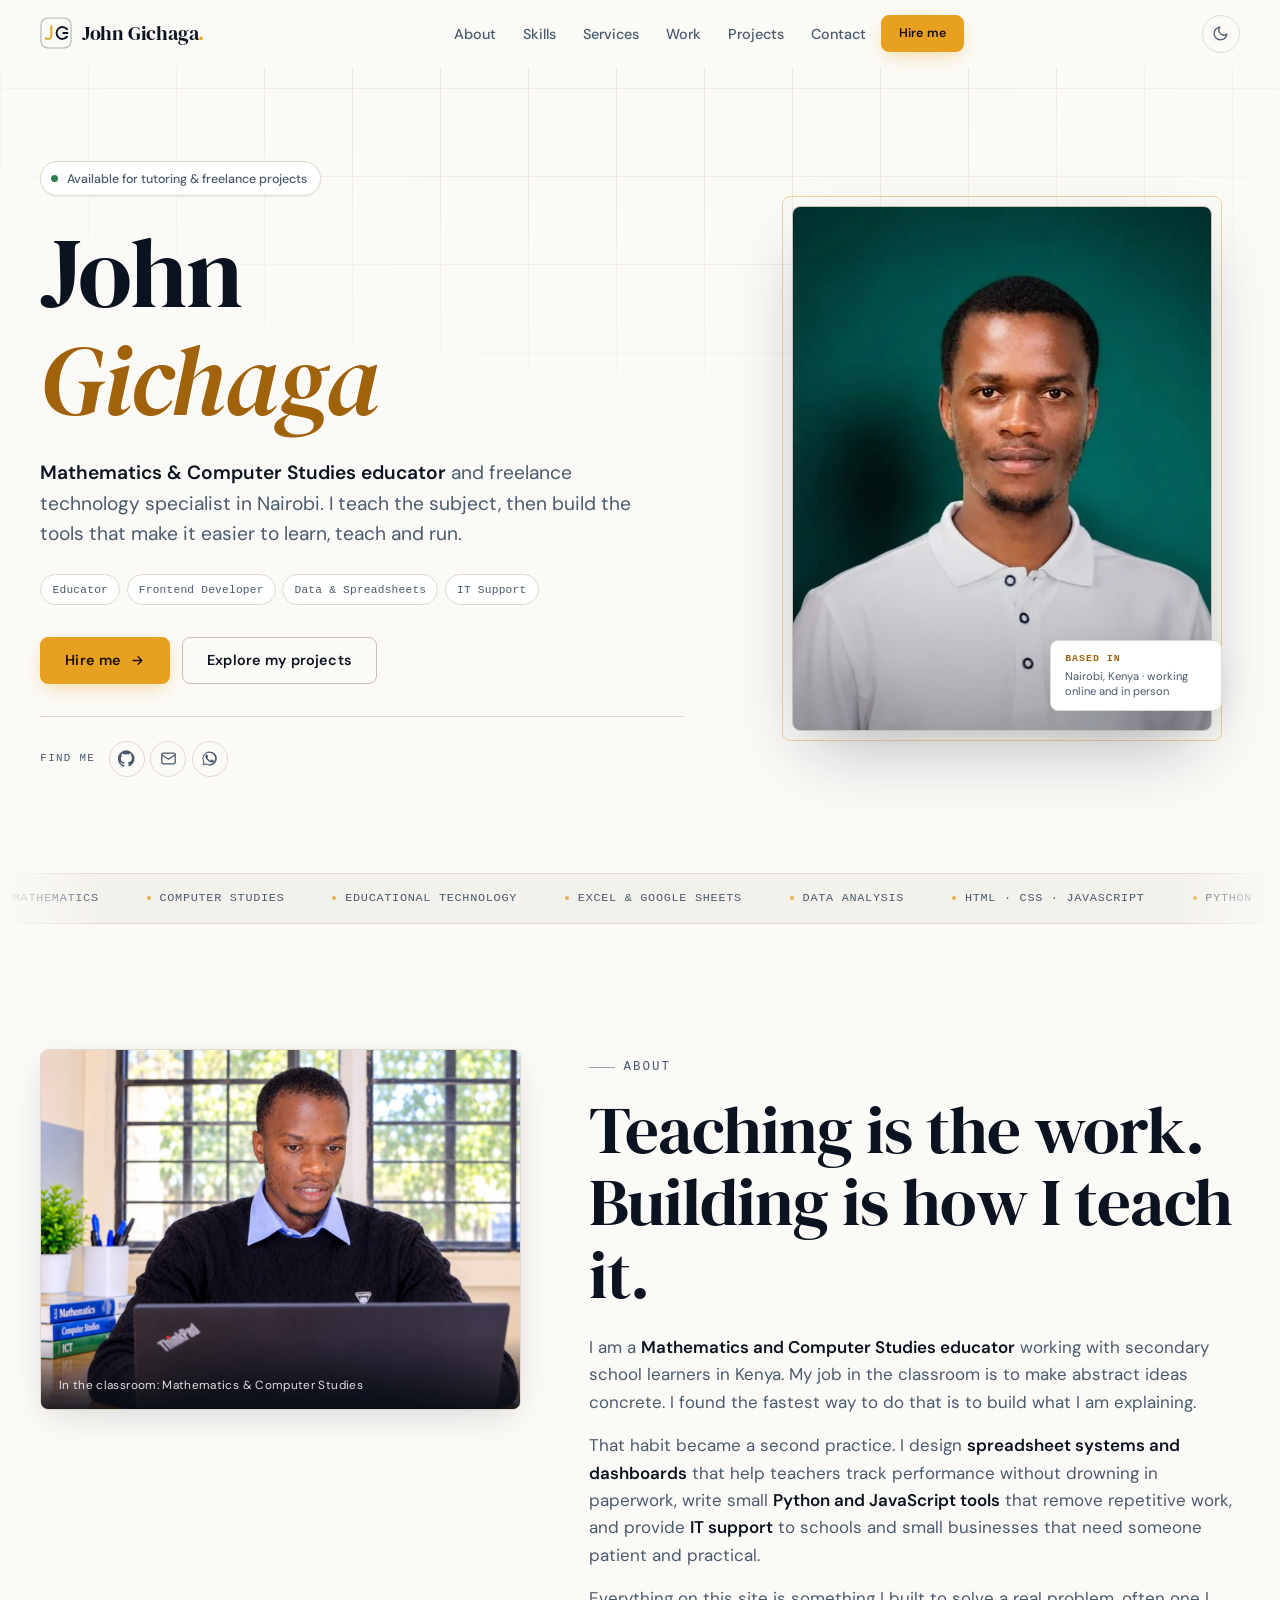
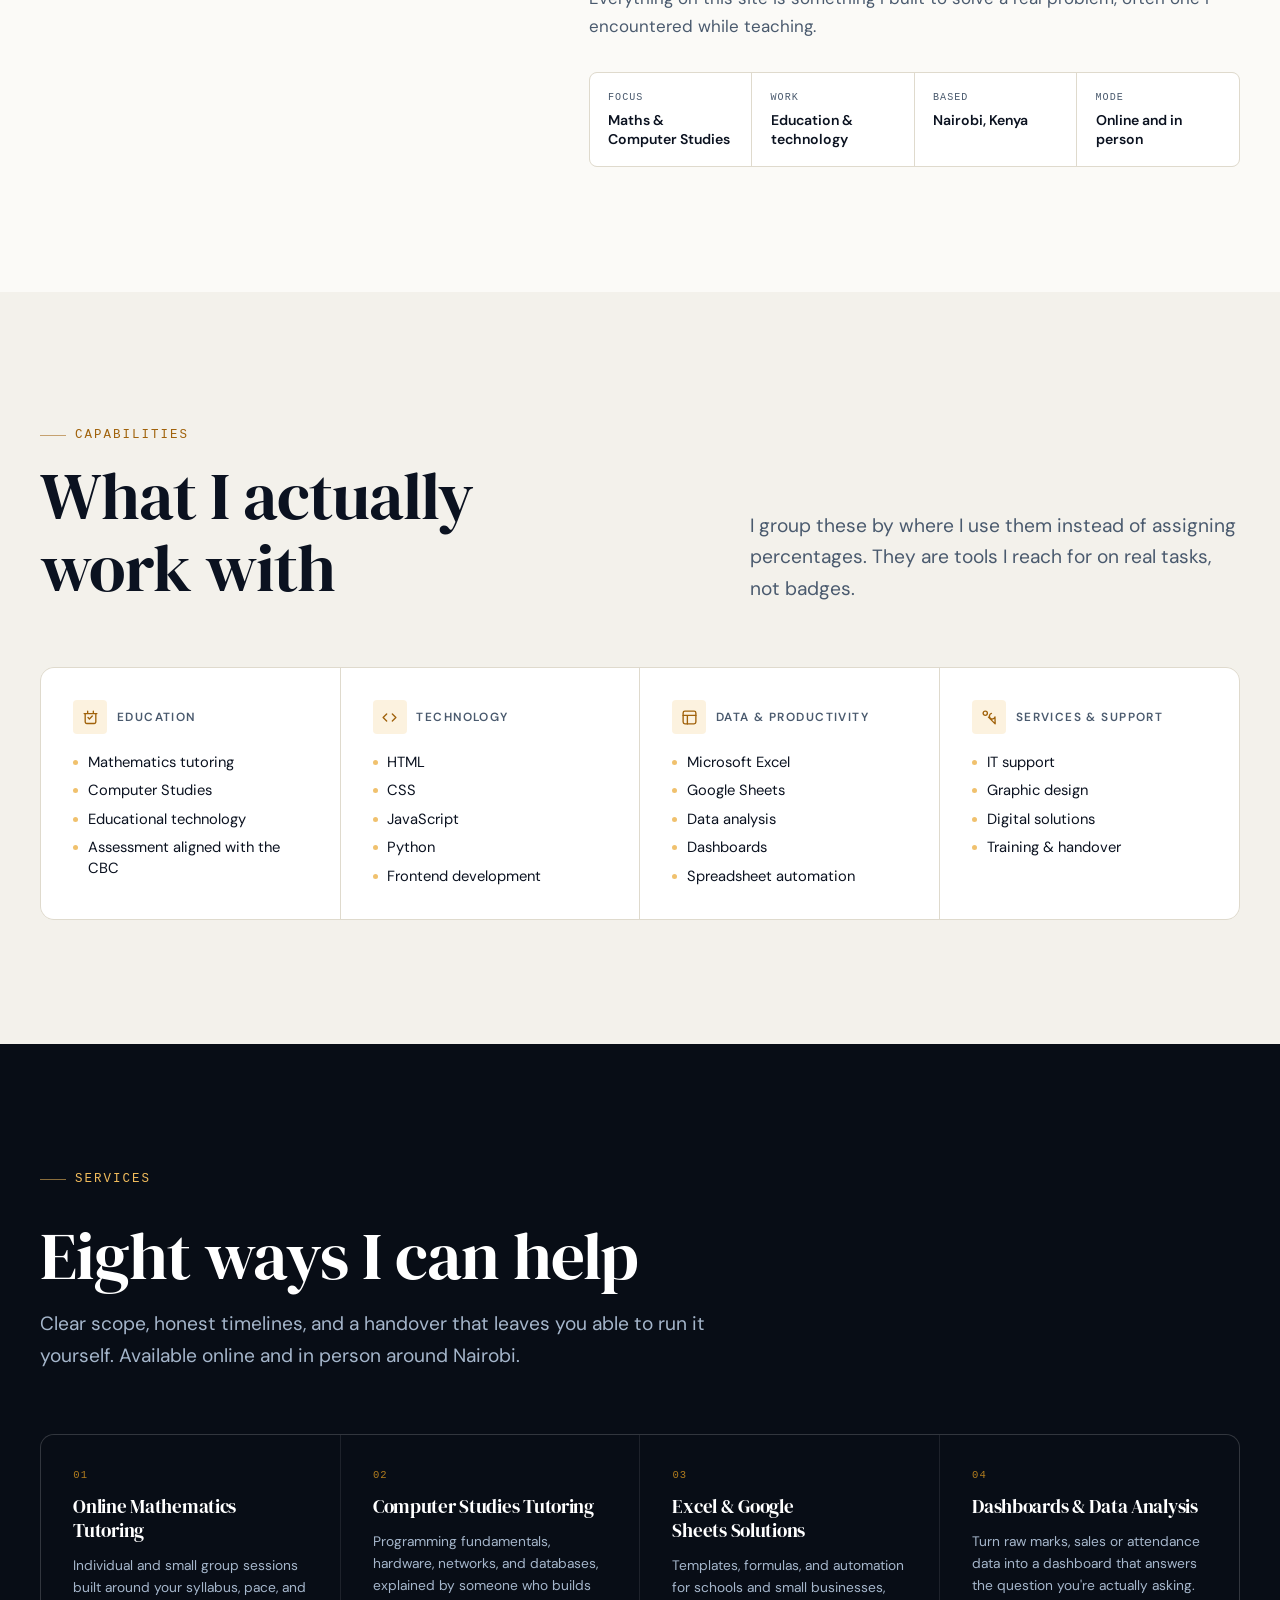
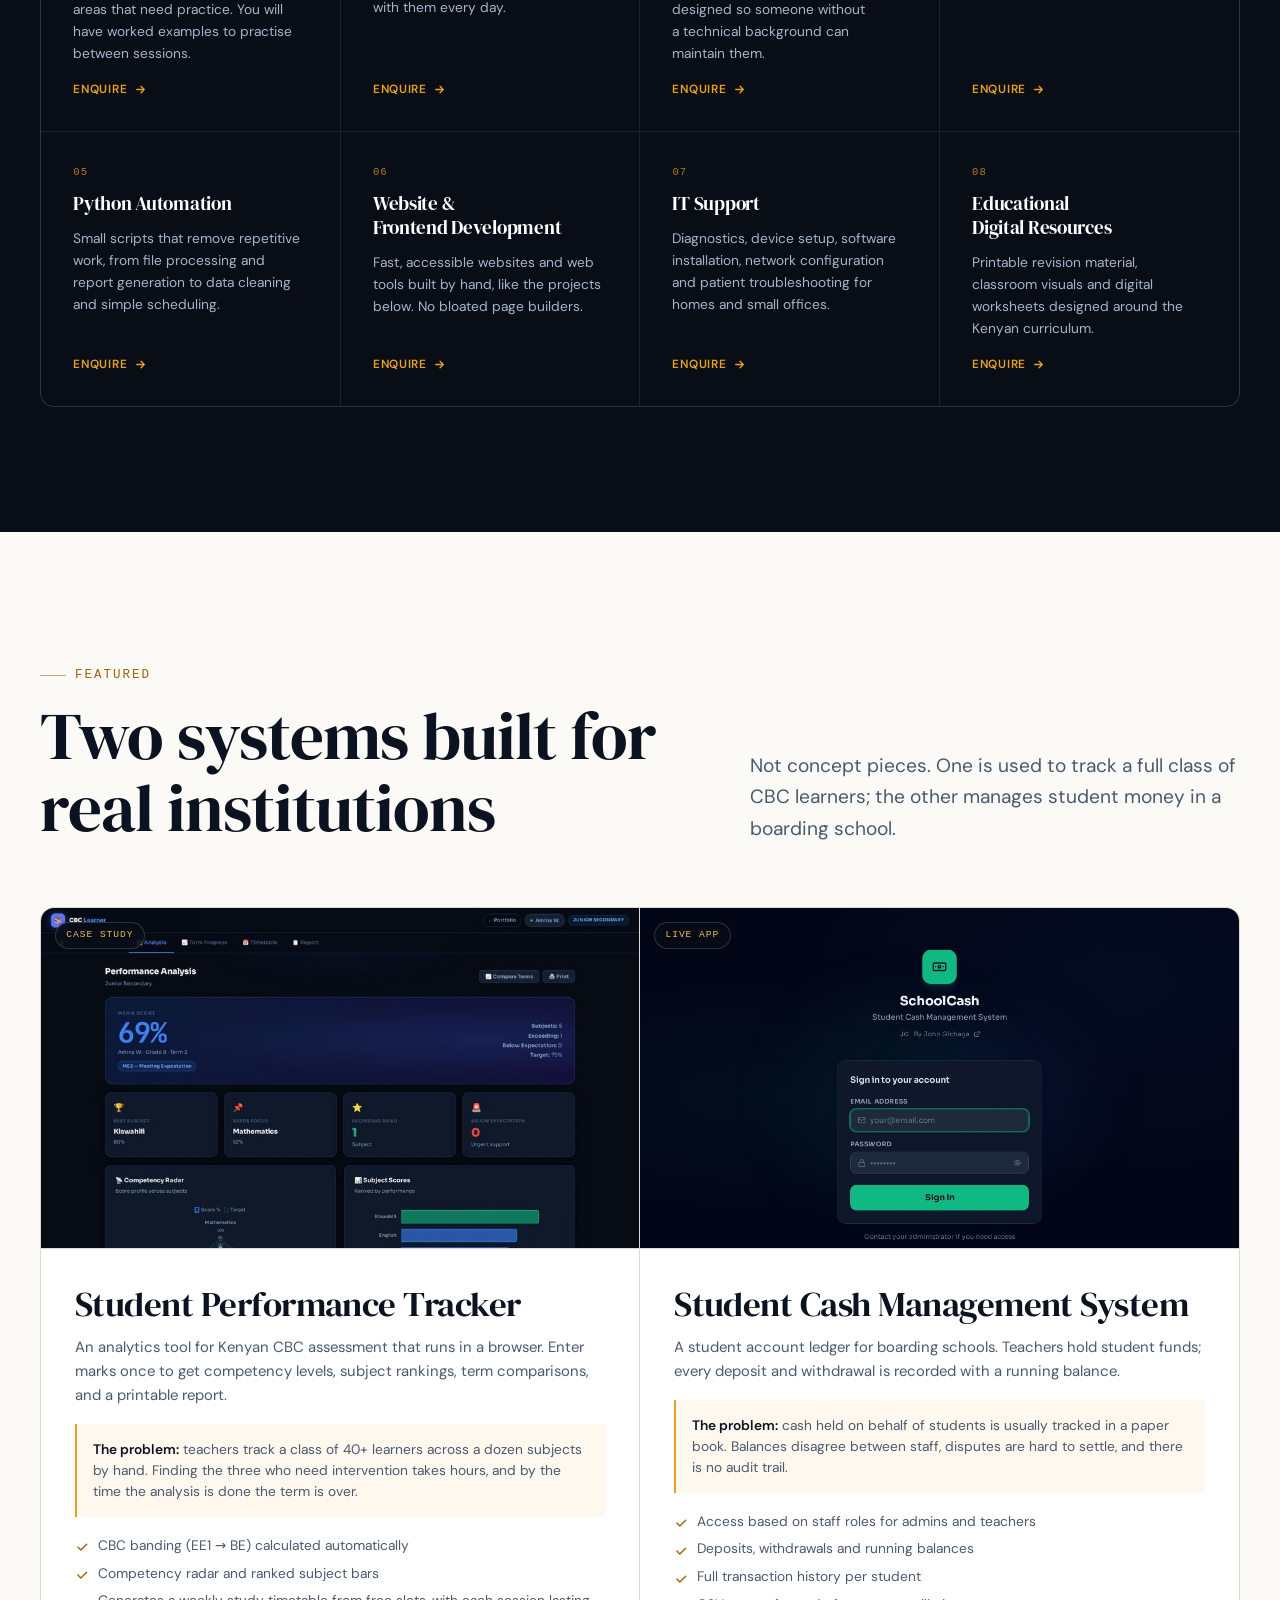
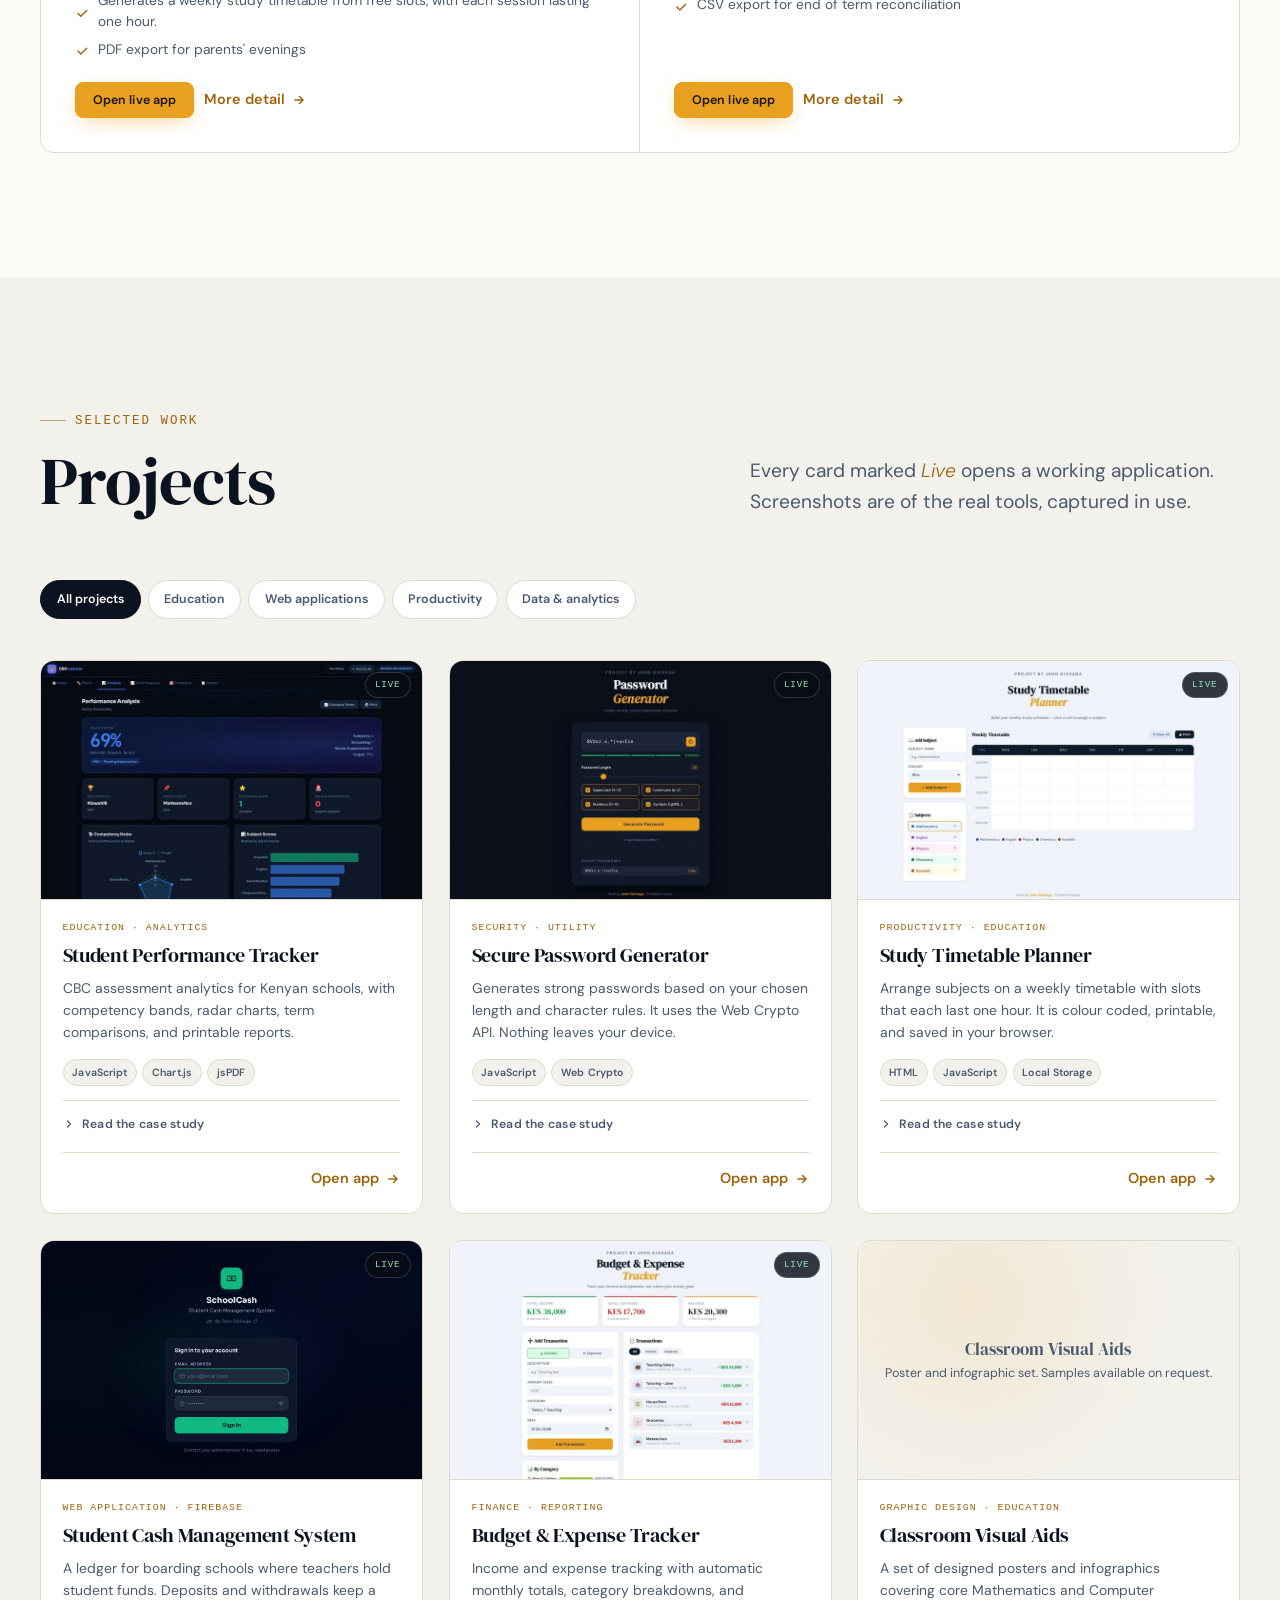
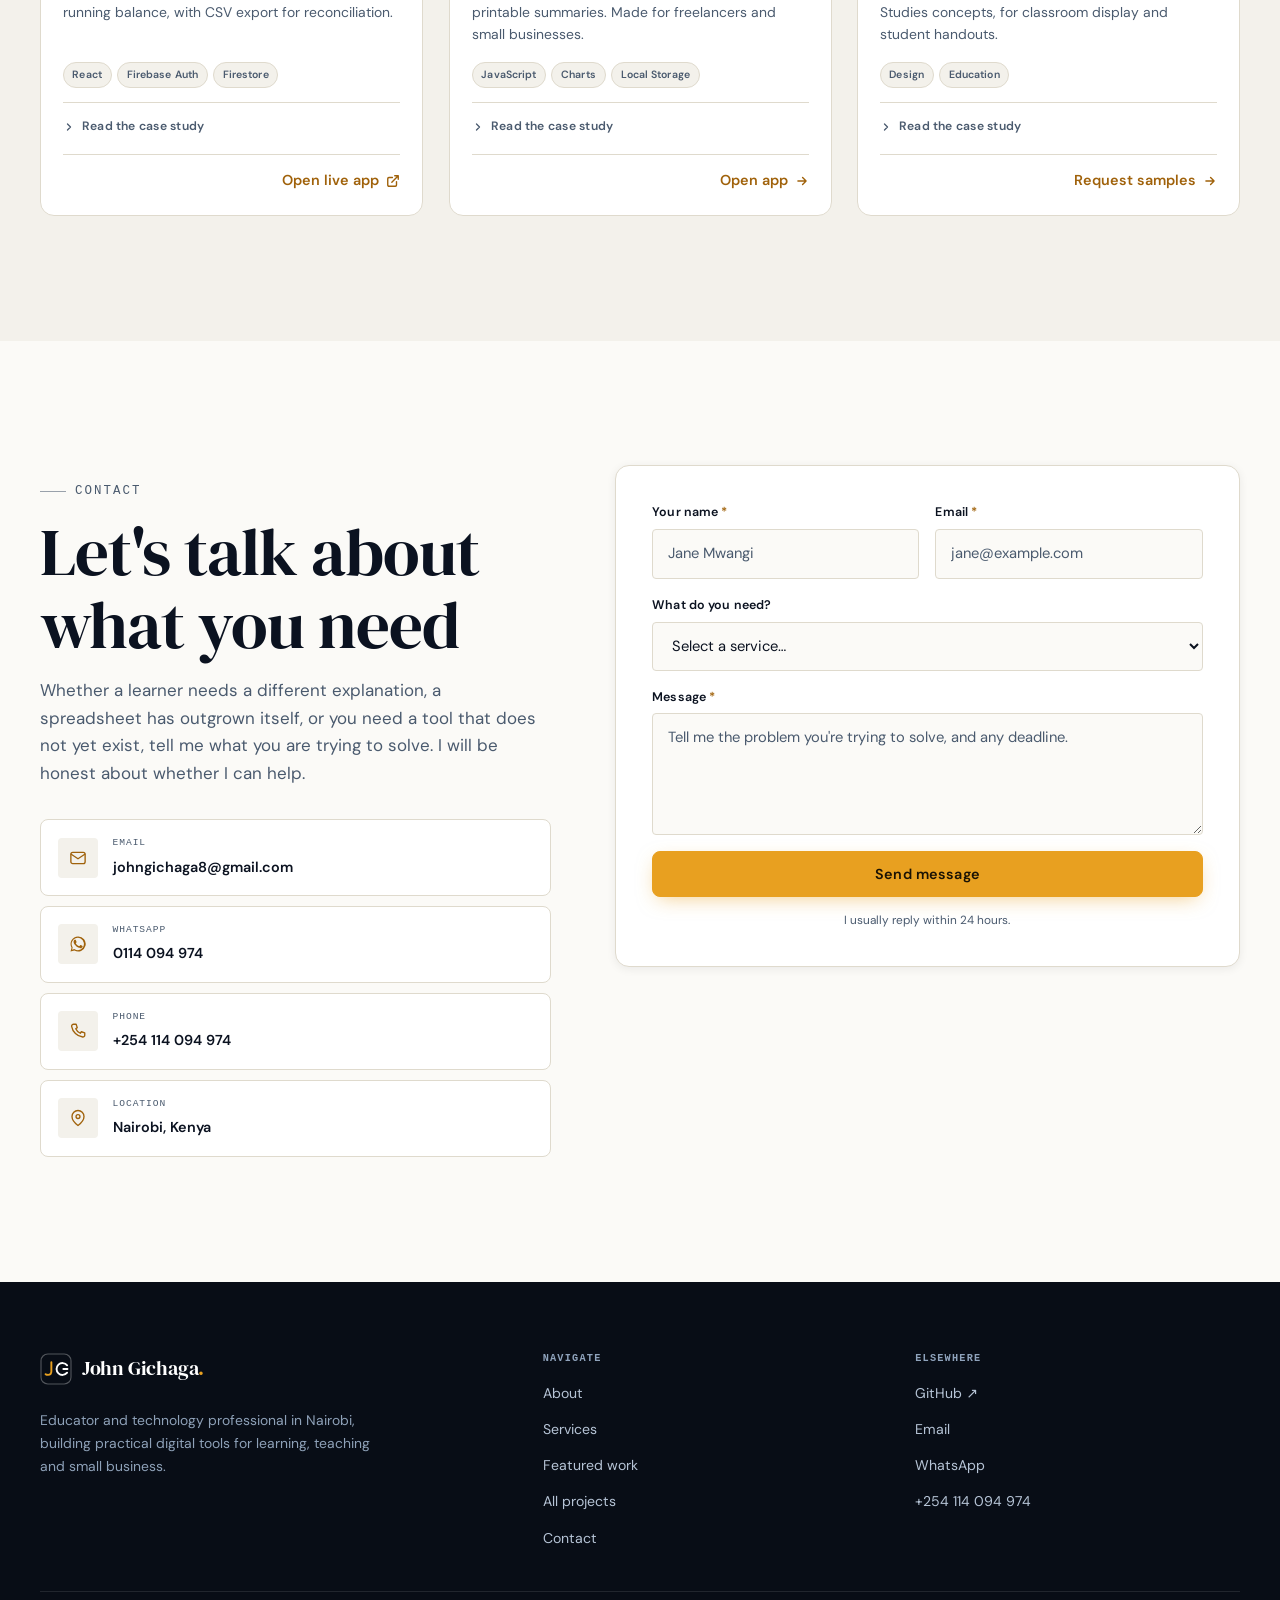
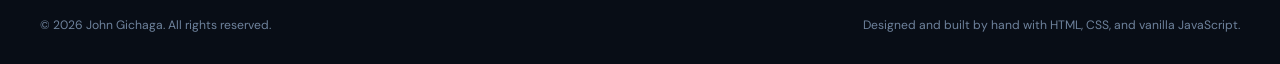
<file: index.html>
<!DOCTYPE html>
<html lang="en" data-theme="light">
<head>
  <meta charset="UTF-8" />
  <meta name="viewport" content="width=device-width, initial-scale=1.0" />

  <title>John Gichaga | Educator &amp; Technology Professional in Nairobi</title>
  <meta name="description" content="John Gichaga is a Mathematics and Computer Studies educator and freelance technology specialist in Nairobi. Online tutoring, spreadsheet and data solutions, frontend development and practical digital tools for schools and businesses." />
  <meta name="author" content="John Gichaga" />
  <meta name="theme-color" content="#0B1220" />
  <link rel="canonical" href="https://gichagajohn.github.io/" />

  <!-- Open Graph / social -->
  <meta property="og:type" content="website" />
  <meta property="og:site_name" content="John Gichaga" />
  <meta property="og:title" content="John Gichaga | Educator &amp; Technology Professional" />
  <meta property="og:description" content="Mathematics &amp; Computer Studies educator and freelance technology specialist in Nairobi. Tutoring, data solutions and practical web tools." />
  <meta property="og:url" content="https://gichagajohn.github.io/" />
  <meta property="og:image" content="https://gichagajohn.github.io/assets/img/og-image.jpg" />
  <meta property="og:image:width" content="1200" />
  <meta property="og:image:height" content="630" />
  <meta property="og:image:alt" content="John Gichaga in front of a whiteboard of mathematics formulas" />
  <meta property="og:locale" content="en_KE" />
  <meta name="twitter:card" content="summary_large_image" />
  <meta name="twitter:title" content="John Gichaga | Educator &amp; Technology Professional" />
  <meta name="twitter:description" content="Mathematics &amp; Computer Studies educator and freelance technology specialist in Nairobi." />
  <meta name="twitter:image" content="https://gichagajohn.github.io/assets/img/og-image.jpg" />

  <link rel="icon" type="image/svg+xml" href="favicon.svg" />

  <link rel="preload" href="assets/fonts/dm-sans-latin-var.woff2" as="font" type="font/woff2" crossorigin />
  <link rel="preload" href="assets/fonts/dm-serif-display-latin.woff2" as="font" type="font/woff2" crossorigin />
  <link rel="preload" as="image" href="assets/img/portrait-700.webp"
        imagesrcset="assets/img/portrait-420.webp 420w, assets/img/portrait-700.webp 700w"
        imagesizes="(max-width: 900px) 92vw, 40vw" type="image/webp" fetchpriority="high" />
  <style>
/* Fonts — inlined to remove a render-blocking round-trip */
@font-face {
  font-family: 'DM Sans';
  font-style: normal;
  font-weight: 300 600;
  font-display: swap;
  src: url('assets/fonts/dm-sans-latin-var.woff2') format('woff2-variations'),
       url('assets/fonts/dm-sans-latin-var.woff2') format('woff2');
  unicode-range: U+0000-00FF, U+0131, U+0152-0153, U+02BB-02BC, U+02C6, U+02DA,
                 U+02DC, U+0304, U+0308, U+0329, U+2000-206F, U+20AC, U+2122,
                 U+2191, U+2193, U+2212, U+2215, U+FEFF, U+FFFD;
}

@font-face {
  font-family: 'DM Sans';
  font-style: italic;
  font-weight: 300;
  font-display: swap;
  src: url('assets/fonts/dm-sans-latin-italic.woff2') format('woff2');
  unicode-range: U+0000-00FF, U+0131, U+0152-0153, U+02BB-02BC, U+02C6, U+02DA,
                 U+02DC, U+0304, U+0308, U+0329, U+2000-206F, U+20AC, U+2122,
                 U+2191, U+2193, U+2212, U+2215, U+FEFF, U+FFFD;
}

@font-face {
  font-family: 'DM Serif Display';
  font-style: normal;
  font-weight: 400;
  font-display: swap;
  src: url('assets/fonts/dm-serif-display-latin.woff2') format('woff2');
  unicode-range: U+0000-00FF, U+0131, U+0152-0153, U+02BB-02BC, U+02C6, U+02DA,
                 U+02DC, U+0304, U+0308, U+0329, U+2000-206F, U+20AC, U+2122,
                 U+2191, U+2193, U+2212, U+2215, U+FEFF, U+FFFD;
}

@font-face {
  font-family: 'DM Serif Display';
  font-style: italic;
  font-weight: 400;
  font-display: swap;
  src: url('assets/fonts/dm-serif-display-latin-italic.woff2') format('woff2');
  unicode-range: U+0000-00FF, U+0131, U+0152-0153, U+02BB-02BC, U+02C6, U+02DA,
                 U+02DC, U+0304, U+0308, U+0329, U+2000-206F, U+20AC, U+2122,
                 U+2191, U+2193, U+2212, U+2215, U+FEFF, U+FFFD;
}
</style>
  <link rel="stylesheet" href="assets/css/portfolio.css" />

  <!-- Set the theme before first paint so there's no flash -->
  <script>
    (function () {
      try {
        var saved = localStorage.getItem('jg-theme');
        var wantsDark = window.matchMedia('(prefers-color-scheme: dark)').matches;
        var theme = saved || (wantsDark ? 'dark' : 'light');
        document.documentElement.setAttribute('data-theme', theme);
      } catch (e) {}
    })();
  </script>

  <script type="application/ld+json">
  {
    "@context": "https://schema.org",
    "@type": "Person",
    "name": "John Gichaga",
    "jobTitle": "Mathematics & Computer Studies Educator",
    "description": "Mathematics and Computer Studies educator and freelance technology specialist offering tutoring, spreadsheet and data solutions, frontend development and IT support.",
    "url": "https://gichagajohn.github.io/",
    "image": "https://gichagajohn.github.io/assets/img/portrait-700.jpg",
    "email": "mailto:johngichaga8@gmail.com",
    "telephone": "+254114094974",
    "address": { "@type": "PostalAddress", "addressLocality": "Nairobi", "addressCountry": "KE" },
    "knowsAbout": ["Mathematics", "Computer Studies", "Educational Technology", "HTML", "CSS", "JavaScript", "Python", "Microsoft Excel", "Google Sheets", "Data Analysis", "IT Support"],
    "sameAs": ["https://github.com/gichagajohn"]
  }
  </script>
</head>
<body>

  <a class="skip-link" href="#main">Skip to content</a>

  <!-- ============================ NAV ============================ -->
  <header class="nav" id="nav">
    <div class="nav__inner">
      <a href="#top" class="brand" aria-label="Go to John Gichaga's home page">
        <svg class="brand__mark" viewBox="0 0 40 40" fill="none" aria-hidden="true">
          <rect x="1.25" y="1.25" width="37.5" height="37.5" rx="8.5" stroke="currentColor" stroke-width="1.4" opacity=".3"/>
          <path d="M14.2 11.6v11.1c0 3.05-1.72 4.62-4.16 4.62-1.28 0-2.32-.32-3.04-.86"
                stroke="var(--gold)" stroke-width="2.4" stroke-linecap="round"/>
          <path d="M33.9 15.4a7.4 7.4 0 1 0 0 9.2"
                stroke="currentColor" stroke-width="2.4" stroke-linecap="round"/>
          <path d="M34.3 20h-5.1" stroke="currentColor" stroke-width="2.4" stroke-linecap="round"/>
        </svg>
        <span>John Gichaga<span class="brand__dot">.</span></span>
      </a>

      <nav aria-label="Primary">
        <ul class="nav__links" id="navLinks">
          <li><a class="nav__link" href="#about">About</a></li>
          <li><a class="nav__link" href="#skills">Skills</a></li>
          <li><a class="nav__link" href="#services">Services</a></li>
          <li><a class="nav__link" href="#work">Work</a></li>
          <li><a class="nav__link" href="#projects">Projects</a></li>
          <li><a class="nav__link" href="#contact">Contact</a></li>
          <li><a class="btn btn--primary btn--sm" href="#contact">Hire me</a></li>
        </ul>
      </nav>

      <div class="nav__actions">
        <button class="theme-toggle" id="themeToggle" type="button" aria-label="Switch to dark theme">
          <svg class="icon-moon" width="17" height="17" viewBox="0 0 24 24" fill="none" stroke="currentColor" stroke-width="1.8" stroke-linecap="round" stroke-linejoin="round" aria-hidden="true">
            <path d="M21 12.8A9 9 0 1 1 11.2 3a7 7 0 0 0 9.8 9.8Z"/>
          </svg>
          <svg class="icon-sun" width="17" height="17" viewBox="0 0 24 24" fill="none" stroke="currentColor" stroke-width="1.8" stroke-linecap="round" stroke-linejoin="round" aria-hidden="true">
            <circle cx="12" cy="12" r="4"/><path d="M12 2v2M12 20v2M4.9 4.9l1.4 1.4M17.7 17.7l1.4 1.4M2 12h2M20 12h2M4.9 19.1l1.4-1.4M17.7 6.3l1.4-1.4"/>
          </svg>
        </button>

        <button class="nav__burger" id="navBurger" type="button" aria-expanded="false" aria-controls="navLinks" aria-label="Toggle menu">
          <span></span><span></span><span></span>
        </button>
      </div>
    </div>
  </header>
  <div class="nav__scrim" id="navScrim" hidden></div>

  <main id="main">

    <!-- ============================ HERO ============================ -->
    <section class="hero" id="top">
      <div class="wrap">
        <div class="hero__inner">

          <div class="hero__copy">
            <p class="hero__badge">
              <span class="hero__pulse" aria-hidden="true"></span>
              Available for tutoring &amp; freelance projects
            </p>

            <h1>
              <span class="line">John</span>
              <span class="line last">Gichaga</span>
            </h1>

            <p class="hero__tagline">
              <strong>Mathematics &amp; Computer Studies educator</strong> and freelance
              technology specialist in Nairobi. I teach the subject, then build the tools
              that make it easier to learn, teach and run.
            </p>

            <ul class="hero__roles" aria-label="Areas of work">
              <li class="chip">Educator</li>
              <li class="chip">Frontend Developer</li>
              <li class="chip">Data &amp; Spreadsheets</li>
              <li class="chip">IT Support</li>
            </ul>

            <div class="hero__cta">
              <a href="#contact" class="btn btn--primary">
                Hire me
                <svg width="15" height="15" viewBox="0 0 24 24" fill="none" stroke="currentColor" stroke-width="2.2" stroke-linecap="round" stroke-linejoin="round" aria-hidden="true"><path d="M5 12h14M13 6l6 6-6 6"/></svg>
              </a>
              <a href="#projects" class="btn btn--ghost">Explore my projects</a>
            </div>

            <div class="hero__socials">
              <span>Find me</span>
              <a class="icon-link" href="https://github.com/gichagajohn" target="_blank" rel="noopener noreferrer" aria-label="GitHub profile">
                <svg width="17" height="17" viewBox="0 0 24 24" fill="currentColor" aria-hidden="true"><path d="M12 .3a12 12 0 0 0-3.8 23.4c.6.1.8-.3.8-.6v-2.2c-3.3.7-4-1.6-4-1.6-.6-1.4-1.4-1.8-1.4-1.8-1-.7 0-.7 0-.7 1.2.1 1.8 1.2 1.8 1.2 1 1.8 2.8 1.3 3.5 1 .1-.8.4-1.3.7-1.6-2.7-.3-5.5-1.3-5.5-5.9 0-1.3.5-2.4 1.2-3.2-.1-.3-.5-1.5.1-3.2 0 0 1-.3 3.3 1.2a11.5 11.5 0 0 1 6 0C17.3 4.6 18.3 5 18.3 5c.6 1.7.2 2.9.1 3.2.8.8 1.2 1.9 1.2 3.2 0 4.6-2.8 5.6-5.5 5.9.4.4.8 1.1.8 2.2v3.3c0 .3.2.7.8.6A12 12 0 0 0 12 .3Z"/></svg>
              </a>
              <a class="icon-link" href="mailto:johngichaga8@gmail.com" aria-label="Send an email">
                <svg width="17" height="17" viewBox="0 0 24 24" fill="none" stroke="currentColor" stroke-width="1.8" stroke-linecap="round" stroke-linejoin="round" aria-hidden="true"><rect x="2.5" y="4.5" width="19" height="15" rx="2.5"/><path d="m3 7 9 6 9-6"/></svg>
              </a>
              <a class="icon-link" href="https://wa.me/254114094974" target="_blank" rel="noopener noreferrer" aria-label="Chat on WhatsApp">
                <svg width="17" height="17" viewBox="0 0 24 24" fill="currentColor" aria-hidden="true"><path d="M17.5 14.4c-.3-.2-1.7-.9-2-1-.3-.1-.5-.2-.7.1-.2.3-.7 1-.9 1.2-.2.2-.3.2-.6.1-.3-.2-1.3-.5-2.4-1.5-.9-.8-1.5-1.8-1.7-2.1-.2-.3 0-.5.1-.6l.5-.5c.1-.2.2-.3.3-.5v-.5c0-.2-.7-1.6-.9-2.2-.2-.6-.5-.5-.7-.5h-.6c-.2 0-.5.1-.8.4-.3.3-1 1-1 2.5s1.1 2.9 1.2 3.1c.2.2 2.1 3.2 5.1 4.4 1.9.8 2.6.9 3.6.7.6-.1 1.7-.7 2-1.4.2-.7.2-1.3.2-1.4-.1-.2-.3-.2-.6-.4Z"/><path d="M12 2a10 10 0 0 0-8.6 15L2 22l5.2-1.4A10 10 0 1 0 12 2Zm0 18.2c-1.6 0-3.2-.4-4.5-1.2l-.3-.2-3.1.8.8-3-.2-.3A8.2 8.2 0 1 1 12 20.2Z"/></svg>
              </a>
            </div>
          </div>

          <figure class="hero__figure">
            <div class="hero__photo-frame">
              <picture>
                <source
                  type="image/webp"
                  srcset="assets/img/portrait-420.webp 420w, assets/img/portrait-700.webp 700w"
                  sizes="(max-width: 900px) 92vw, 40vw"
                />
                <img
                  src="assets/img/portrait-700.jpg"
                  srcset="assets/img/portrait-420.jpg 420w, assets/img/portrait-700.jpg 700w"
                  sizes="(max-width: 900px) 92vw, 40vw"
                  width="700" height="850"
                  alt="John Gichaga, Mathematics and Computer Studies educator"
                  fetchpriority="high"
                  decoding="async"
                />
              </picture>
            </div>
            <figcaption class="hero__figcaption">
              <strong>Based in</strong>
              Nairobi, Kenya · working online and in person
            </figcaption>
          </figure>

        </div>
      </div>
    </section>

    <!-- ============================ MARQUEE ============================ -->
    <div class="marquee" aria-hidden="true">
      <div class="marquee__track">
        <span class="marquee__item">Mathematics</span>
        <span class="marquee__item">Computer Studies</span>
        <span class="marquee__item">Educational Technology</span>
        <span class="marquee__item">Excel &amp; Google Sheets</span>
        <span class="marquee__item">Data Analysis</span>
        <span class="marquee__item">HTML · CSS · JavaScript</span>
        <span class="marquee__item">Python</span>
        <span class="marquee__item">IT Support</span>
        <span class="marquee__item">Mathematics</span>
        <span class="marquee__item">Computer Studies</span>
        <span class="marquee__item">Educational Technology</span>
        <span class="marquee__item">Excel &amp; Google Sheets</span>
        <span class="marquee__item">Data Analysis</span>
        <span class="marquee__item">HTML · CSS · JavaScript</span>
        <span class="marquee__item">Python</span>
        <span class="marquee__item">IT Support</span>
      </div>
    </div>

    <!-- ============================ ABOUT ============================ -->
    <section class="section" id="about">
      <div class="wrap">
        <div class="about__grid">

          <div data-reveal>
            <figure class="about__plate">
              <img
                src="assets/img/about-banner.jpg"
                width="1200" height="900"
                alt="John Gichaga working on a laptop in a classroom, with Mathematics and Computer Studies books beside him"
                loading="lazy" decoding="async"
              />
              <figcaption>In the classroom: Mathematics &amp; Computer Studies</figcaption>
            </figure>
          </div>

          <div class="about__copy" data-reveal>
            <p class="eyebrow">About</p>
            <h2 style="margin-block: 1rem 1.4rem;">Teaching is the work.<br>Building is how I teach it.</h2>

            <p>
              I am a <strong>Mathematics and Computer Studies educator</strong> working with
              secondary school learners in Kenya. My job in the classroom is to make abstract ideas concrete. I found the fastest way to do that is to build what I am explaining.
            </p>
            <p>
              That habit became a second practice. I design <strong>spreadsheet systems and
              dashboards</strong> that help teachers track performance without drowning in
              paperwork, write small <strong>Python and JavaScript tools</strong> that remove
              repetitive work, and provide <strong>IT support</strong> to schools and small
              businesses that need someone patient and practical.
            </p>
            <p>
              Everything on this site is something I built to solve a real problem, often one I encountered while teaching.
            </p>

            <dl class="about__facts">
              <div class="about__fact">
                <dt>Focus</dt>
                <dd>Maths &amp; Computer Studies</dd>
              </div>
              <div class="about__fact">
                <dt>Work</dt>
                <dd>Education &amp; technology</dd>
              </div>
              <div class="about__fact">
                <dt>Based</dt>
                <dd>Nairobi, Kenya</dd>
              </div>
              <div class="about__fact">
                <dt>Mode</dt>
                <dd>Online and in person</dd>
              </div>
            </dl>
          </div>

        </div>
      </div>
    </section>

    <!-- ============================ SKILLS ============================ -->
    <section class="section section--sunken" id="skills">
      <div class="wrap">
        <div class="section-head section-head--split" data-reveal>
          <div>
            <p class="eyebrow">Capabilities</p>
            <h2 style="margin-top: .9rem;">What I actually work with</h2>
          </div>
          <p class="lede">
            I group these by where I use them instead of assigning percentages. They are tools I reach for on real tasks, not badges.
          </p>
        </div>

        <div class="skills__grid" data-reveal>
          <div class="skill-group">
            <div class="skill-group__head">
              <span class="skill-group__icon" aria-hidden="true">
                <svg width="17" height="17" viewBox="0 0 24 24" fill="none" stroke="currentColor" stroke-width="1.9" stroke-linecap="round" stroke-linejoin="round"><path d="M3 6.5h18M8 3v3.5M16 3v3.5M4.5 6.5v12a2 2 0 0 0 2 2h11a2 2 0 0 0 2-2v-12"/><path d="m8.5 12 2 2 4-4"/></svg>
              </span>
              <h3>Education</h3>
            </div>
            <ul>
              <li>Mathematics tutoring</li>
              <li>Computer Studies</li>
              <li>Educational technology</li>
              <li>Assessment aligned with the CBC</li>
            </ul>
          </div>

          <div class="skill-group">
            <div class="skill-group__head">
              <span class="skill-group__icon" aria-hidden="true">
                <svg width="17" height="17" viewBox="0 0 24 24" fill="none" stroke="currentColor" stroke-width="1.9" stroke-linecap="round" stroke-linejoin="round"><path d="m8 7-5 5 5 5M16 7l5 5-5 5"/></svg>
              </span>
              <h3>Technology</h3>
            </div>
            <ul>
              <li>HTML</li>
              <li>CSS</li>
              <li>JavaScript</li>
              <li>Python</li>
              <li>Frontend development</li>
            </ul>
          </div>

          <div class="skill-group">
            <div class="skill-group__head">
              <span class="skill-group__icon" aria-hidden="true">
                <svg width="17" height="17" viewBox="0 0 24 24" fill="none" stroke="currentColor" stroke-width="1.9" stroke-linecap="round" stroke-linejoin="round"><rect x="3" y="3" width="18" height="18" rx="2.5"/><path d="M3 9h18M9 21V9"/></svg>
              </span>
              <h3>Data &amp; productivity</h3>
            </div>
            <ul>
              <li>Microsoft Excel</li>
              <li>Google Sheets</li>
              <li>Data analysis</li>
              <li>Dashboards</li>
              <li>Spreadsheet automation</li>
            </ul>
          </div>

          <div class="skill-group">
            <div class="skill-group__head">
              <span class="skill-group__icon" aria-hidden="true">
                <svg width="17" height="17" viewBox="0 0 24 24" fill="none" stroke="currentColor" stroke-width="1.9" stroke-linecap="round" stroke-linejoin="round"><path d="M14.7 6.3a4 4 0 1 0 5 5L20 21l-9.5-9.5"/><circle cx="6" cy="6" r="3"/></svg>
              </span>
              <h3>Services &amp; support</h3>
            </div>
            <ul>
              <li>IT support</li>
              <li>Graphic design</li>
              <li>Digital solutions</li>
              <li>Training &amp; handover</li>
            </ul>
          </div>
        </div>
      </div>
    </section>

    <!-- ============================ SERVICES ============================ -->
    <section class="section section--ink" id="services">
      <div class="wrap">
        <div class="section-head" data-reveal>
          <p class="eyebrow" style="color: var(--gold-soft);">Services</p>
          <h2 style="margin-top: .9rem; color: #fff;">Eight ways I can help</h2>
          <p class="lede" style="color: #A5B6CB;">
            Clear scope, honest timelines, and a handover that leaves you able to run it
            yourself. Available online and in person around Nairobi.
          </p>
        </div>

        <div class="services__grid" data-reveal>
          <article class="service">
            <span class="service__num">01</span>
            <h3>Online Mathematics Tutoring</h3>
            <p>Individual and small group sessions built around your syllabus, pace, and areas that need practice. You will have worked examples to practise between sessions.</p>
            <a class="service__link" href="#contact">Enquire <svg width="13" height="13" viewBox="0 0 24 24" fill="none" stroke="currentColor" stroke-width="2.4" stroke-linecap="round" stroke-linejoin="round"><path d="M5 12h14M13 6l6 6-6 6"/></svg></a>
          </article>

          <article class="service">
            <span class="service__num">02</span>
            <h3>Computer Studies Tutoring</h3>
            <p>Programming fundamentals, hardware, networks, and databases, explained by someone who builds with them every day.</p>
            <a class="service__link" href="#contact">Enquire <svg width="13" height="13" viewBox="0 0 24 24" fill="none" stroke="currentColor" stroke-width="2.4" stroke-linecap="round" stroke-linejoin="round"><path d="M5 12h14M13 6l6 6-6 6"/></svg></a>
          </article>

          <article class="service">
            <span class="service__num">03</span>
            <h3>Excel &amp; Google Sheets Solutions</h3>
            <p>Templates, formulas, and automation for schools and small businesses, designed so someone without a technical background can maintain them.</p>
            <a class="service__link" href="#contact">Enquire <svg width="13" height="13" viewBox="0 0 24 24" fill="none" stroke="currentColor" stroke-width="2.4" stroke-linecap="round" stroke-linejoin="round"><path d="M5 12h14M13 6l6 6-6 6"/></svg></a>
          </article>

          <article class="service">
            <span class="service__num">04</span>
            <h3>Dashboards &amp; Data Analysis</h3>
            <p>Turn raw marks, sales or attendance data into a dashboard that answers the question you're actually asking.</p>
            <a class="service__link" href="#contact">Enquire <svg width="13" height="13" viewBox="0 0 24 24" fill="none" stroke="currentColor" stroke-width="2.4" stroke-linecap="round" stroke-linejoin="round"><path d="M5 12h14M13 6l6 6-6 6"/></svg></a>
          </article>

          <article class="service">
            <span class="service__num">05</span>
            <h3>Python Automation</h3>
            <p>Small scripts that remove repetitive work, from file processing and report generation to data cleaning and simple scheduling.</p>
            <a class="service__link" href="#contact">Enquire <svg width="13" height="13" viewBox="0 0 24 24" fill="none" stroke="currentColor" stroke-width="2.4" stroke-linecap="round" stroke-linejoin="round"><path d="M5 12h14M13 6l6 6-6 6"/></svg></a>
          </article>

          <article class="service">
            <span class="service__num">06</span>
            <h3>Website &amp; Frontend Development</h3>
            <p>Fast, accessible websites and web tools built by hand, like the projects below. No bloated page builders.</p>
            <a class="service__link" href="#contact">Enquire <svg width="13" height="13" viewBox="0 0 24 24" fill="none" stroke="currentColor" stroke-width="2.4" stroke-linecap="round" stroke-linejoin="round"><path d="M5 12h14M13 6l6 6-6 6"/></svg></a>
          </article>

          <article class="service">
            <span class="service__num">07</span>
            <h3>IT Support</h3>
            <p>Diagnostics, device setup, software installation, network configuration and patient troubleshooting for homes and small offices.</p>
            <a class="service__link" href="#contact">Enquire <svg width="13" height="13" viewBox="0 0 24 24" fill="none" stroke="currentColor" stroke-width="2.4" stroke-linecap="round" stroke-linejoin="round"><path d="M5 12h14M13 6l6 6-6 6"/></svg></a>
          </article>

          <article class="service">
            <span class="service__num">08</span>
            <h3>Educational Digital Resources</h3>
            <p>Printable revision material, classroom visuals and digital worksheets designed around the Kenyan curriculum.</p>
            <a class="service__link" href="#contact">Enquire <svg width="13" height="13" viewBox="0 0 24 24" fill="none" stroke="currentColor" stroke-width="2.4" stroke-linecap="round" stroke-linejoin="round"><path d="M5 12h14M13 6l6 6-6 6"/></svg></a>
          </article>
        </div>
      </div>
    </section>

    <!-- ============================ FEATURED WORK ============================ -->
    <section class="section" id="work">
      <div class="wrap">
        <div class="section-head section-head--split" data-reveal>
          <div>
            <p class="eyebrow">Featured</p>
            <h2 style="margin-top: .9rem;">Two systems built for<br>real institutions</h2>
          </div>
          <p class="lede">
            Not concept pieces. One is used to track a full class of CBC learners; the other
            manages student money in a boarding school.
          </p>
        </div>

        <div class="featured" data-reveal>

          <!-- Featured 1 -->
          <article class="feat">
            <div class="feat__media">
              <img src="assets/img/projects/featured-tracker.jpg" width="1400" height="875"
                   alt="CBC Student Performance Tracker showing a 69% mean score, competency radar chart and subject score bars"
                   loading="lazy" decoding="async" />
              <span class="feat__flag">Case study</span>
            </div>
            <div class="feat__body">
              <h3>Student Performance Tracker</h3>
              <p>
                An analytics tool for Kenyan CBC assessment that runs in a browser. Enter marks once to get competency levels, subject rankings, term comparisons, and a printable report.
              </p>

              <div class="feat__problem">
                <strong>The problem:</strong> teachers track a class of 40+ learners across a
                dozen subjects by hand. Finding the three who need intervention takes hours, and
                by the time the analysis is done the term is over.
              </div>

              <ul class="feat__features">
                <li><svg width="14" height="14" viewBox="0 0 24 24" fill="none" stroke="currentColor" stroke-width="2.4" stroke-linecap="round" stroke-linejoin="round"><path d="m5 12 5 5L20 7"/></svg> CBC banding (EE1 → BE) calculated automatically</li>
                <li><svg width="14" height="14" viewBox="0 0 24 24" fill="none" stroke="currentColor" stroke-width="2.4" stroke-linecap="round" stroke-linejoin="round"><path d="m5 12 5 5L20 7"/></svg> Competency radar and ranked subject bars</li>
                <li><svg width="14" height="14" viewBox="0 0 24 24" fill="none" stroke="currentColor" stroke-width="2.4" stroke-linecap="round" stroke-linejoin="round"><path d="m5 12 5 5L20 7"/></svg> Generates a weekly study timetable from free slots, with each session lasting one hour.</li>
                <li><svg width="14" height="14" viewBox="0 0 24 24" fill="none" stroke="currentColor" stroke-width="2.4" stroke-linecap="round" stroke-linejoin="round"><path d="m5 12 5 5L20 7"/></svg> PDF export for parents' evenings</li>
              </ul>

              <div class="feat__foot">
                <a href="performance-tracker.html" class="btn btn--primary btn--sm">Open live app</a>
                <a href="#projects" class="arrow-link">More detail
                  <svg width="14" height="14" viewBox="0 0 24 24" fill="none" stroke="currentColor" stroke-width="2.4" stroke-linecap="round" stroke-linejoin="round"><path d="M5 12h14M13 6l6 6-6 6"/></svg>
                </a>
              </div>
            </div>
          </article>

          <!-- Featured 2 -->
          <article class="feat">
            <div class="feat__media">
              <img src="assets/img/projects/student-cash-login.jpg" width="1120" height="700"
                   alt="SchoolCash sign in screen with John Gichaga branding"
                   loading="lazy" decoding="async" />
              <span class="feat__flag">Live app</span>
            </div>
            <div class="feat__body">
              <h3>Student Cash Management System</h3>
              <p>
                A student account ledger for boarding schools. Teachers hold student
                funds; every deposit and withdrawal is recorded with a running balance.
              </p>

              <div class="feat__problem">
                <strong>The problem:</strong> cash held on behalf of students is usually tracked
                in a paper book. Balances disagree between staff, disputes are hard to settle,
                and there is no audit trail.
              </div>

              <ul class="feat__features">
                <li><svg width="14" height="14" viewBox="0 0 24 24" fill="none" stroke="currentColor" stroke-width="2.4" stroke-linecap="round" stroke-linejoin="round"><path d="m5 12 5 5L20 7"/></svg> Access based on staff roles for admins and teachers</li>
                <li><svg width="14" height="14" viewBox="0 0 24 24" fill="none" stroke="currentColor" stroke-width="2.4" stroke-linecap="round" stroke-linejoin="round"><path d="m5 12 5 5L20 7"/></svg> Deposits, withdrawals and running balances</li>
                <li><svg width="14" height="14" viewBox="0 0 24 24" fill="none" stroke="currentColor" stroke-width="2.4" stroke-linecap="round" stroke-linejoin="round"><path d="m5 12 5 5L20 7"/></svg> Full transaction history per student</li>
                <li><svg width="14" height="14" viewBox="0 0 24 24" fill="none" stroke="currentColor" stroke-width="2.4" stroke-linecap="round" stroke-linejoin="round"><path d="m5 12 5 5L20 7"/></svg> CSV export for end of term reconciliation</li>
              </ul>

              <div class="feat__foot">
                <a href="https://student-cash-system.web.app" class="btn btn--primary btn--sm" target="_blank" rel="noopener noreferrer">Open live app</a>
                <a href="#projects" class="arrow-link">More detail
                  <svg width="14" height="14" viewBox="0 0 24 24" fill="none" stroke="currentColor" stroke-width="2.4" stroke-linecap="round" stroke-linejoin="round"><path d="M5 12h14M13 6l6 6-6 6"/></svg>
                </a>
              </div>
            </div>
          </article>

        </div>
      </div>
    </section>

    <!-- ============================ PROJECTS ============================ -->
    <section class="section section--sunken" id="projects">
      <div class="wrap">
        <div class="section-head section-head--split" data-reveal>
          <div>
            <p class="eyebrow">Selected work</p>
            <h2 style="margin-top: .9rem;">Projects</h2>
          </div>
          <p class="lede">
            Every card marked <em>Live</em> opens a working application. Screenshots are of the
            real tools, captured in use.
          </p>
        </div>

        <div class="filters" role="group" aria-label="Filter projects by category">
          <button class="filter" type="button" data-filter="all"      aria-pressed="true">All projects</button>
          <button class="filter" type="button" data-filter="education"    aria-pressed="false">Education</button>
          <button class="filter" type="button" data-filter="web"         aria-pressed="false">Web applications</button>
          <button class="filter" type="button" data-filter="productivity" aria-pressed="false">Productivity</button>
          <button class="filter" type="button" data-filter="data"        aria-pressed="false">Data &amp; analytics</button>
        </div>

        <div class="projects" id="projectGrid">

          <!-- 1. Performance tracker -->
          <article class="card" data-cats="education web data">
            <div class="card__media">
              <img src="assets/img/projects/student-performance-tracker.jpg" width="1120" height="700"
                   alt="Student Performance Tracker analysis view with mean score and competency radar"
                   loading="lazy" decoding="async" />
              <span class="card__status card__status--live">Live</span>
            </div>
            <div class="card__body">
              <p class="card__meta">Education · Analytics</p>
              <h3>Student Performance Tracker</h3>
              <p class="card__desc">
                CBC assessment analytics for Kenyan schools, with competency bands, radar charts, term comparisons, and printable reports.
              </p>
              <div class="tags">
                <span class="tag">JavaScript</span><span class="tag">Chart.js</span><span class="tag">jsPDF</span>
              </div>

              <details class="case">
                <summary>
                  <svg width="12" height="12" viewBox="0 0 24 24" fill="none" stroke="currentColor" stroke-width="2.6" stroke-linecap="round" stroke-linejoin="round"><path d="m9 6 6 6-6 6"/></svg>
                  Read the case study
                </summary>
                <dl class="case__body">
                  <div><dt>Problem</dt><dd>Manual mark books make it slow to spot which learners need support before the term ends.</dd></div>
                  <div><dt>Approach</dt><dd>Represent CBC bands from EE1 to BE in the interface so every chart and remark comes from one score entry.</dd></div>
                  <div><dt>Build</dt><dd>Vanilla JavaScript with Chart.js for radar and bar visualisations, plus jsPDF for reports that are ready to share with parents. The tool runs entirely in the browser.</dd></div>
                  <div><dt>Would change</dt><dd>Move storage to IndexedDB and compare multiple classes.</dd></div>
                </dl>
              </details>

              <div class="card__foot">
                <a href="performance-tracker.html" class="arrow-link">Open app
                  <svg width="14" height="14" viewBox="0 0 24 24" fill="none" stroke="currentColor" stroke-width="2.4" stroke-linecap="round" stroke-linejoin="round"><path d="M5 12h14M13 6l6 6-6 6"/></svg>
                </a>
              </div>
            </div>
          </article>

          <!-- 2. Password generator -->
          <article class="card" data-cats="web productivity">
            <div class="card__media">
              <img src="assets/img/projects/password-generator.jpg" width="1120" height="700"
                   alt="Secure Password Generator showing a strong generated password with length and character options"
                   loading="lazy" decoding="async" />
              <span class="card__status card__status--live">Live</span>
            </div>
            <div class="card__body">
              <p class="card__meta">Security · Utility</p>
              <h3>Secure Password Generator</h3>
              <p class="card__desc">
                Generates strong passwords based on your chosen length and character rules. It uses the Web Crypto API. Nothing leaves your device.
              </p>
              <div class="tags">
                <span class="tag">JavaScript</span><span class="tag">Web Crypto</span>
              </div>

              <details class="case">
                <summary>
                  <svg width="12" height="12" viewBox="0 0 24 24" fill="none" stroke="currentColor" stroke-width="2.6" stroke-linecap="round" stroke-linejoin="round"><path d="m9 6 6 6-6 6"/></svg>
                  Read the case study
                </summary>
                <dl class="case__body">
                  <div><dt>Problem</dt><dd>Most "password generators" still use <code>Math.random()</code>, which is not cryptographically sound.</dd></div>
                  <div><dt>Approach</dt><dd>Rejection sampling over <code>crypto.getRandomValues</code> so every character is uniformly distributed.</dd></div>
                  <div><dt>Build</dt><dd>One page built with vanilla JavaScript, with a strength meter and recent history that is never saved to storage.</dd></div>
                </dl>
              </details>

              <div class="card__foot">
                <a href="password-generator.html" class="arrow-link">Open app
                  <svg width="14" height="14" viewBox="0 0 24 24" fill="none" stroke="currentColor" stroke-width="2.4" stroke-linecap="round" stroke-linejoin="round"><path d="M5 12h14M13 6l6 6-6 6"/></svg>
                </a>
              </div>
            </div>
          </article>

          <!-- 3. Study timetable -->
          <article class="card" data-cats="education productivity">
            <div class="card__media">
              <img src="assets/img/projects/study-planner.jpg" width="1120" height="700"
                   alt="Study Timetable Planner with a weekly grid and colour coded subject list"
                   loading="lazy" decoding="async" />
              <span class="card__status card__status--live">Live</span>
            </div>
            <div class="card__body">
              <p class="card__meta">Productivity · Education</p>
              <h3>Study Timetable Planner</h3>
              <p class="card__desc">
                Arrange subjects on a weekly timetable with slots that each last one hour. It is colour coded, printable, and saved in your browser.
              </p>
              <div class="tags">
                <span class="tag">HTML</span><span class="tag">JavaScript</span><span class="tag">Local Storage</span>
              </div>

              <details class="case">
                <summary>
                  <svg width="12" height="12" viewBox="0 0 24 24" fill="none" stroke="currentColor" stroke-width="2.6" stroke-linecap="round" stroke-linejoin="round"><path d="m9 6 6 6-6 6"/></svg>
                  Read the case study
                </summary>
                <dl class="case__body">
                  <div><dt>Problem</dt><dd>Learners plan revision on paper, lose it, and never rebuild the habit.</dd></div>
                  <div><dt>Approach</dt><dd>Make planning fast. Click or drag a subject into a slot, then save it so the plan remains after a refresh.</dd></div>
                  <div><dt>Build</dt><dd>Grid built in the DOM, with subject assignment by dragging or clicking, browser storage, and a print stylesheet.</dd></div>
                </dl>
              </details>

              <div class="card__foot">
                <a href="study-timetable.html" class="arrow-link">Open app
                  <svg width="14" height="14" viewBox="0 0 24 24" fill="none" stroke="currentColor" stroke-width="2.4" stroke-linecap="round" stroke-linejoin="round"><path d="M5 12h14M13 6l6 6-6 6"/></svg>
                </a>
              </div>
            </div>
          </article>

          <!-- 4. Cash system -->
          <article class="card" data-cats="web data">
            <div class="card__media">
              <img src="assets/img/projects/student-cash-login.jpg" width="1120" height="700"
                   alt="SchoolCash sign in screen with John Gichaga branding"
                   loading="lazy" decoding="async" />
              <span class="card__status card__status--live">Live</span>
            </div>
            <div class="card__body">
              <p class="card__meta">Web application · Firebase</p>
              <h3>Student Cash Management System</h3>
              <p class="card__desc">
                A ledger for boarding schools where teachers hold student funds. Deposits
                and withdrawals keep a running balance, with CSV export for reconciliation.
              </p>
              <div class="tags">
                <span class="tag">React</span><span class="tag">Firebase Auth</span><span class="tag">Firestore</span>
              </div>

              <details class="case">
                <summary>
                  <svg width="12" height="12" viewBox="0 0 24 24" fill="none" stroke="currentColor" stroke-width="2.6" stroke-linecap="round" stroke-linejoin="round"><path d="m9 6 6 6-6 6"/></svg>
                  Read the case study
                </summary>
                <dl class="case__body">
                  <div><dt>Problem</dt><dd>Cash held for students is tracked on paper. Balances can disagree, and disputes can be difficult to settle.</dd></div>
                  <div><dt>Approach</dt><dd>Treat every movement as an immutable transaction and derive balances, never store them.</dd></div>
                  <div><dt>Build</dt><dd>React front end, Firebase Authentication for staff roles, Firestore for transactions, CSV export for reconciliation.</dd></div>
                  <div><dt>Status</dt><dd>The hosted sign in screen is available. Staff credentials are required to reach the management pages.</dd></div>
                </dl>
              </details>

              <div class="card__foot">
                <a href="https://student-cash-system.web.app" class="arrow-link" target="_blank" rel="noopener noreferrer">Open live app
                  <svg width="14" height="14" viewBox="0 0 24 24" fill="none" stroke="currentColor" stroke-width="2.4" stroke-linecap="round" stroke-linejoin="round"><path d="M18 13v6a2 2 0 0 1-2 2H5a2 2 0 0 1-2-2V8a2 2 0 0 1 2-2h6M15 3h6v6M10 14 21 3"/></svg>
                </a>
              </div>
            </div>
          </article>

          <!-- 5. Budget tracker -->
          <article class="card" data-cats="data productivity">
            <div class="card__media">
              <img src="assets/img/projects/budget-tracker.jpg" width="1120" height="700"
                   alt="Budget and Expense Tracker showing income, expenses, balance and categorised transactions"
                   loading="lazy" decoding="async" />
              <span class="card__status card__status--live">Live</span>
            </div>
            <div class="card__body">
              <p class="card__meta">Finance · Reporting</p>
              <h3>Budget &amp; Expense Tracker</h3>
              <p class="card__desc">
                Income and expense tracking with automatic monthly totals, category breakdowns, and printable summaries. Made for freelancers and small businesses.
              </p>
              <div class="tags">
                <span class="tag">JavaScript</span><span class="tag">Charts</span><span class="tag">Local Storage</span>
              </div>

              <details class="case">
                <summary>
                  <svg width="12" height="12" viewBox="0 0 24 24" fill="none" stroke="currentColor" stroke-width="2.6" stroke-linecap="round" stroke-linejoin="round"><path d="m9 6 6 6-6 6"/></svg>
                  Read the case study
                </summary>
                <dl class="case__body">
                  <div><dt>Problem</dt><dd>Freelance income is irregular; tracking it in a notebook hides where the money actually goes.</dd></div>
                  <div><dt>Approach</dt><dd>One entry form, immediate feedback, and a category breakdown that answers "what did I spend on what?" at a glance.</dd></div>
                  <div><dt>Build</dt><dd>Vanilla JS state model, live totals, CSS bar breakdown, localStorage and print styles.</dd></div>
                </dl>
              </details>

              <div class="card__foot">
                <a href="budget-tracker.html" class="arrow-link">Open app
                  <svg width="14" height="14" viewBox="0 0 24 24" fill="none" stroke="currentColor" stroke-width="2.4" stroke-linecap="round" stroke-linejoin="round"><path d="M5 12h14M13 6l6 6-6 6"/></svg>
                </a>
              </div>
            </div>
          </article>

          <!-- 6. Classroom visual aids -->
          <article class="card" data-cats="education">
            <div class="card__media">
              <div class="card__placeholder">
                <div>
                  <strong>Classroom Visual Aids</strong>
                  Poster and infographic set. Samples available on request.
                </div>
              </div>
            </div>
            <div class="card__body">
              <p class="card__meta">Graphic design · Education</p>
              <h3>Classroom Visual Aids</h3>
              <p class="card__desc">
                A set of designed posters and infographics covering core Mathematics and
                Computer Studies concepts, for classroom display and student handouts.
              </p>
              <div class="tags">
                <span class="tag">Design</span><span class="tag">Education</span>
              </div>

              <details class="case">
                <summary>
                  <svg width="12" height="12" viewBox="0 0 24 24" fill="none" stroke="currentColor" stroke-width="2.6" stroke-linecap="round" stroke-linejoin="round"><path d="m9 6 6 6-6 6"/></svg>
                  Read the case study
                </summary>
                <dl class="case__body">
                  <div><dt>Problem</dt><dd>Textbook diagrams are dense; learners need a single clear visual per concept.</dd></div>
                  <div><dt>Approach</dt><dd>One concept per poster, high contrast, large type legible from the back of a classroom.</dd></div>
                  <div><dt>Status</dt><dd>Not published online. Designed for print. Samples available on request.</dd></div>
                </dl>
              </details>

              <div class="card__foot">
                <a href="#contact" class="arrow-link">Request samples
                  <svg width="14" height="14" viewBox="0 0 24 24" fill="none" stroke="currentColor" stroke-width="2.4" stroke-linecap="round" stroke-linejoin="round"><path d="M5 12h14M13 6l6 6-6 6"/></svg>
                </a>
              </div>
            </div>
          </article>

        </div>

        <p class="projects__empty" id="projectsEmpty" hidden>No projects in this category yet.</p>
      </div>
    </section>

    <!-- ============================ CONTACT ============================ -->
    <section class="section" id="contact">
      <div class="wrap">
        <div class="contact__grid">

          <div class="contact__intro" data-reveal>
            <p class="eyebrow">Contact</p>
            <h2 style="margin-top: .9rem;">Let's talk about<br>what you need</h2>
            <p>
              Whether a learner needs a different explanation, a spreadsheet has outgrown itself, or you need a tool that does not yet exist, tell me what you are trying to solve. I will be honest about whether I can help.
            </p>

            <div class="contact__methods">
              <a class="method" href="mailto:johngichaga8@gmail.com">
                <span class="method__icon" aria-hidden="true">
                  <svg width="18" height="18" viewBox="0 0 24 24" fill="none" stroke="currentColor" stroke-width="1.8" stroke-linecap="round" stroke-linejoin="round"><rect x="2.5" y="4.5" width="19" height="15" rx="2.5"/><path d="m3 7 9 6 9-6"/></svg>
                </span>
                <span>
                  <span class="method__label">Email</span>
                  <span class="method__value">johngichaga8@gmail.com</span>
                </span>
              </a>

              <a class="method" href="https://wa.me/254114094974" target="_blank" rel="noopener noreferrer">
                <span class="method__icon" aria-hidden="true">
                  <svg width="18" height="18" viewBox="0 0 24 24" fill="currentColor"><path d="M17.5 14.4c-.3-.2-1.7-.9-2-1-.3-.1-.5-.2-.7.1-.2.3-.7 1-.9 1.2-.2.2-.3.2-.6.1-.3-.2-1.3-.5-2.4-1.5-.9-.8-1.5-1.8-1.7-2.1-.2-.3 0-.5.1-.6l.5-.5c.1-.2.2-.3.3-.5v-.5c0-.2-.7-1.6-.9-2.2-.2-.6-.5-.5-.7-.5h-.6c-.2 0-.5.1-.8.4-.3.3-1 1-1 2.5s1.1 2.9 1.2 3.1c.2.2 2.1 3.2 5.1 4.4 1.9.8 2.6.9 3.6.7.6-.1 1.7-.7 2-1.4.2-.7.2-1.3.2-1.4-.1-.2-.3-.2-.6-.4Z"/><path d="M12 2a10 10 0 0 0-8.6 15L2 22l5.2-1.4A10 10 0 1 0 12 2Zm0 18.2c-1.6 0-3.2-.4-4.5-1.2l-.3-.2-3.1.8.8-3-.2-.3A8.2 8.2 0 1 1 12 20.2Z"/></svg>
                </span>
                <span>
                  <span class="method__label">WhatsApp</span>
                  <span class="method__value">0114 094 974</span>
                </span>
              </a>

              <a class="method" href="tel:+254114094974">
                <span class="method__icon" aria-hidden="true">
                  <svg width="18" height="18" viewBox="0 0 24 24" fill="none" stroke="currentColor" stroke-width="1.8" stroke-linecap="round" stroke-linejoin="round"><path d="M6.5 3h3l1.5 4.5-2 1.5a12 12 0 0 0 6 6l1.5-2L21 14.5v3a2.5 2.5 0 0 1-2.7 2.5A17.5 17.5 0 0 1 3.5 5.7 2.5 2.5 0 0 1 6.5 3Z"/></svg>
                </span>
                <span>
                  <span class="method__label">Phone</span>
                  <span class="method__value">+254 114 094 974</span>
                </span>
              </a>

              <div class="method" style="cursor:default;">
                <span class="method__icon" aria-hidden="true">
                  <svg width="18" height="18" viewBox="0 0 24 24" fill="none" stroke="currentColor" stroke-width="1.8" stroke-linecap="round" stroke-linejoin="round"><path d="M20 10c0 6-8 12-8 12S4 16 4 10a8 8 0 0 1 16 0Z"/><circle cx="12" cy="10" r="2.6"/></svg>
                </span>
                <span>
                  <span class="method__label">Location</span>
                  <span class="method__value">Nairobi, Kenya</span>
                </span>
              </div>
            </div>
          </div>

          <div class="form-card" data-reveal>
            <form id="contactForm" action="https://formspree.io/f/mqewyeok" method="POST" novalidate>
              <input type="hidden" name="_subject" value="New enquiry from your portfolio site" />
              <input type="text" name="_gotcha" tabindex="-1" autocomplete="off" aria-hidden="true" style="position:absolute;left:-9999px" />

              <div class="field--row">
                <div class="field">
                  <label for="name">Your name <span class="req" aria-hidden="true">*</span></label>
                  <input type="text" id="name" name="name" autocomplete="name" placeholder="Jane Mwangi"
                         required aria-describedby="nameErr" />
                  <span class="field__error" id="nameErr">Please tell me your name.</span>
                </div>
                <div class="field">
                  <label for="email">Email <span class="req" aria-hidden="true">*</span></label>
                  <input type="email" id="email" name="email" autocomplete="email" placeholder="jane@example.com"
                         required aria-describedby="emailErr" />
                  <span class="field__error" id="emailErr">Please enter a valid email address.</span>
                </div>
              </div>

              <div class="field">
                <label for="service">What do you need?</label>
                <select id="service" name="service">
                  <option value="">Select a service…</option>
                  <option>Online Mathematics tutoring</option>
                  <option>Computer Studies tutoring</option>
                  <option>Excel / Google Sheets solutions</option>
                  <option>Dashboards &amp; data analysis</option>
                  <option>Python automation</option>
                  <option>Website / frontend development</option>
                  <option>IT support</option>
                  <option>Educational digital resources</option>
                  <option>Something else</option>
                </select>
              </div>

              <div class="field">
                <label for="message">Message <span class="req" aria-hidden="true">*</span></label>
                <textarea id="message" name="message" rows="4" required aria-describedby="messageErr"
                          placeholder="Tell me the problem you're trying to solve, and any deadline."></textarea>
                <span class="field__error" id="messageErr">A short message helps me reply usefully.</span>
              </div>

              <button type="submit" class="btn btn--primary btn--block" id="submitBtn">
                <span class="spinner" aria-hidden="true"></span>
                <span class="btn__label">Send message</span>
              </button>

              <p class="form-note">I usually reply within 24 hours.</p>

              <div class="form-status form-status--ok"  id="formOk"  role="status" aria-live="polite">
                <strong>Message sent.</strong> Thank you. I'll get back to you shortly.
              </div>
              <div class="form-status form-status--err" id="formErr" role="alert">
                <strong>Something went wrong.</strong> Please email me directly at
                <a href="mailto:johngichaga8@gmail.com">johngichaga8@gmail.com</a>.
              </div>
            </form>
          </div>

        </div>
      </div>
    </section>

  </main>

  <!-- ============================ FOOTER ============================ -->
  <footer class="footer">
    <div class="wrap">
      <div class="footer__top">
        <div>
          <a href="#top" class="brand">
            <svg class="brand__mark" viewBox="0 0 40 40" fill="none" aria-hidden="true">
          <rect x="1.25" y="1.25" width="37.5" height="37.5" rx="8.5" stroke="currentColor" stroke-width="1.4" opacity=".3"/>
          <path d="M14.2 11.6v11.1c0 3.05-1.72 4.62-4.16 4.62-1.28 0-2.32-.32-3.04-.86"
                stroke="var(--gold)" stroke-width="2.4" stroke-linecap="round"/>
          <path d="M33.9 15.4a7.4 7.4 0 1 0 0 9.2"
                stroke="currentColor" stroke-width="2.4" stroke-linecap="round"/>
          <path d="M34.3 20h-5.1" stroke="currentColor" stroke-width="2.4" stroke-linecap="round"/>
        </svg>
            <span>John Gichaga<span class="brand__dot">.</span></span>
          </a>
          <p class="footer__blurb">
            Educator and technology professional in Nairobi, building practical digital tools
            for learning, teaching and small business.
          </p>
        </div>

        <div>
          <h3 class="footer__title">Navigate</h3>
          <ul class="footer__list">
            <li><a href="#about">About</a></li>
            <li><a href="#services">Services</a></li>
            <li><a href="#work">Featured work</a></li>
            <li><a href="#projects">All projects</a></li>
            <li><a href="#contact">Contact</a></li>
          </ul>
        </div>

        <div>
          <h3 class="footer__title">Elsewhere</h3>
          <ul class="footer__list">
            <li><a href="https://github.com/gichagajohn" target="_blank" rel="noopener noreferrer">GitHub ↗</a></li>
            <li><a href="mailto:johngichaga8@gmail.com">Email</a></li>
            <li><a href="https://wa.me/254114094974" target="_blank" rel="noopener noreferrer">WhatsApp</a></li>
            <li><a href="tel:+254114094974">+254 114 094 974</a></li>
          </ul>
        </div>
      </div>

      <div class="footer__bottom">
        <p>© <span id="year">2026</span> John Gichaga. All rights reserved.</p>
        <p>Designed and built by hand with HTML, CSS, and vanilla JavaScript.</p>
      </div>
    </div>
  </footer>

  <button class="to-top" id="toTop" type="button" aria-label="Back to top">
    <svg width="17" height="17" viewBox="0 0 24 24" fill="none" stroke="currentColor" stroke-width="2.2" stroke-linecap="round" stroke-linejoin="round" aria-hidden="true"><path d="M12 19V5M6 11l6-6 6 6"/></svg>
  </button>

  <script src="assets/js/portfolio.js"></script>
</body>
</html>
</file>
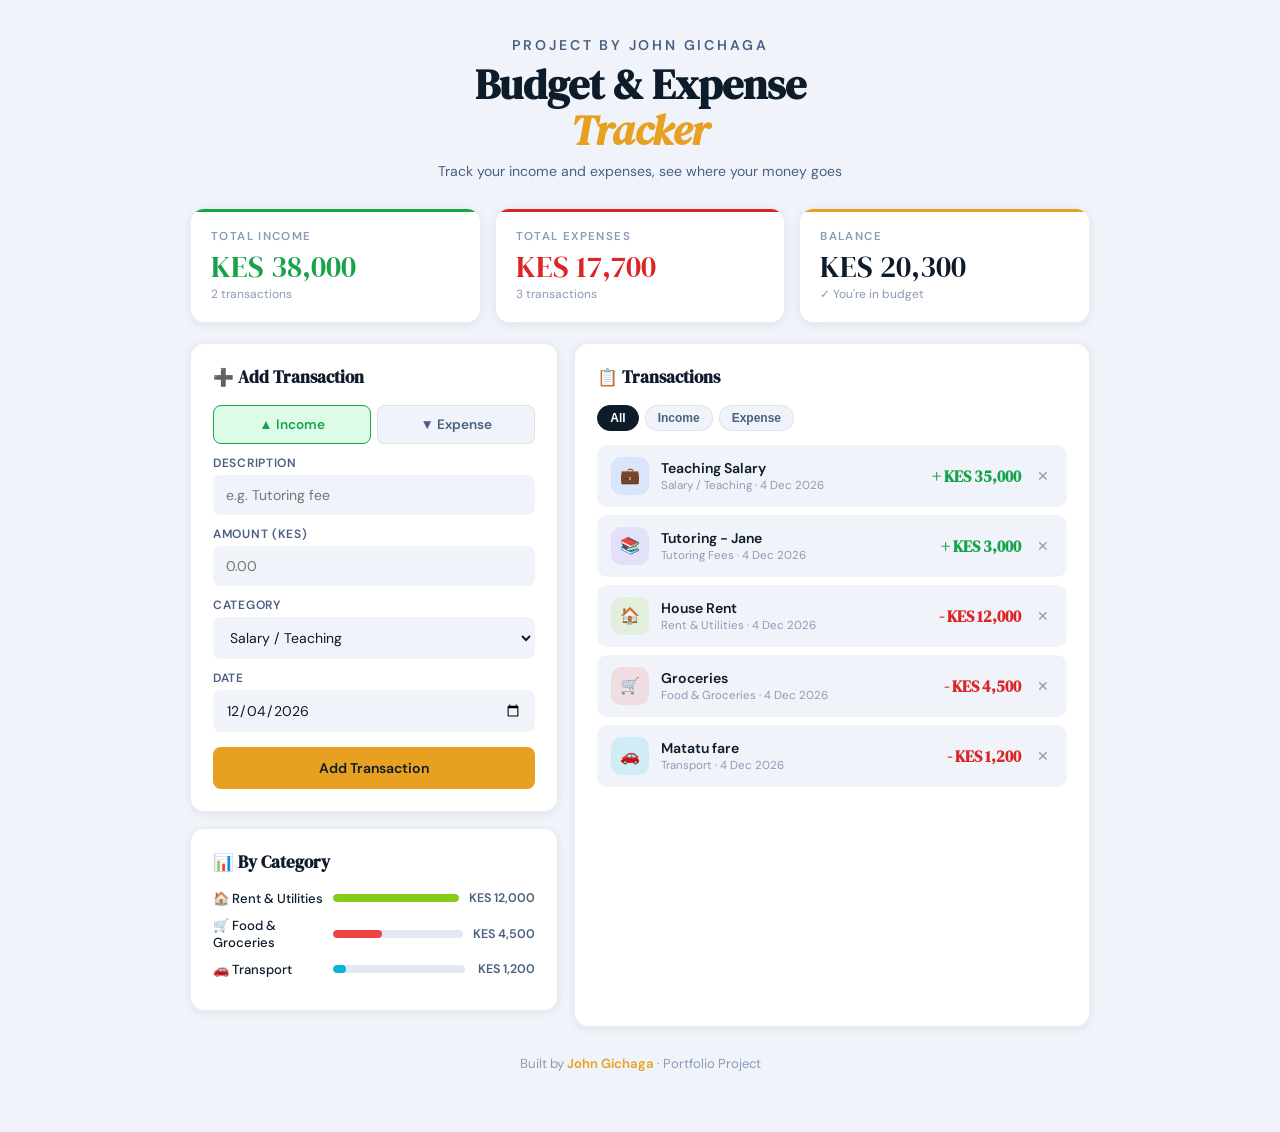
<file: budget-tracker.html>
<!DOCTYPE html>
<html lang="en">
<head>
  <meta charset="UTF-8" />
  <meta name="viewport" content="width=device-width, initial-scale=1.0" />
  <title>Budget &amp; Expense Tracker | John Gichaga</title>
  <meta name="description" content="Track income and expenses in your browser with automatic totals, category breakdowns and printable reports. A free budget tracker by John Gichaga." />
  <link rel="canonical" href="https://gichagajohn.github.io/budget-tracker.html" />
  <link rel="icon" type="image/svg+xml" href="favicon.svg" />
  <link rel="stylesheet" href="assets/fonts/fonts.css" />
  <style>
    :root {
      --navy:     #0D1B2A;
      --navy-mid: #1A2E44;
      --white:    #FFFFFF;
      --mist:     #F0F4FA;
      --mist2:    #E2E8F4;
      --slate:    #4A6080;
      --silver:   #8A9BB5;
      --border:   rgba(13,27,42,0.08);
      --accent:   #E8A020;
      --accent-d: #C4861A;
      --green:    #16A34A;
      --green-bg: #DCFCE7;
      --red:      #DC2626;
      --red-bg:   #FEE2E2;
      --shadow:   0 2px 8px rgba(13,27,42,0.08);
      --shadow-md:0 8px 32px rgba(13,27,42,0.12);
    }
    *, *::before, *::after { box-sizing: border-box; margin: 0; padding: 0; }
    html { scroll-behavior: smooth; }
    body {
      font-family: 'DM Sans', sans-serif;
      background: var(--mist);
      color: var(--navy);
      min-height: 100vh;
      padding: 28px 16px 60px;
    }

    /* ── Header ── */
    .page-header { text-align: center; margin-bottom: 28px; }
    .page-header__label {
      font-size: 0.72rem; font-weight: 600;
      letter-spacing: 0.2em; text-transform: uppercase;
      color: var(--accent); margin-bottom: 8px;
    }
    .page-header h1 {
      font-family: 'DM Serif Display', serif;
      font-size: clamp(1.8rem, 5vw, 2.6rem);
      color: var(--navy); line-height: 1.1;
    }
    .page-header h1 em { color: var(--accent); font-style: italic; }
    .page-header p { color: var(--slate); font-size: 0.88rem; margin-top: 8px; }

    /* ── Layout ── */
    .container { max-width: 900px; margin: 0 auto; }

    /* ── Summary cards ── */
    .summary-grid {
      display: grid;
      grid-template-columns: repeat(3, 1fr);
      gap: 14px;
      margin-bottom: 20px;
    }
    @media (max-width: 560px) { .summary-grid { grid-template-columns: 1fr; } }

    .summary-card {
      background: var(--white);
      border-radius: 14px;
      padding: 20px;
      border: 1px solid var(--border);
      box-shadow: var(--shadow);
      position: relative;
      overflow: hidden;
    }
    .summary-card::before {
      content: '';
      position: absolute;
      top: 0; left: 0; right: 0;
      height: 3px;
    }
    .summary-card--income::before  { background: var(--green); }
    .summary-card--expense::before { background: var(--red); }
    .summary-card--balance::before { background: var(--accent); }

    .summary-card__label {
      font-size: 0.72rem; font-weight: 700;
      text-transform: uppercase; letter-spacing: 0.12em;
      color: var(--silver); margin-bottom: 8px;
    }
    .summary-card__amount {
      font-family: 'DM Serif Display', serif;
      font-size: 1.9rem; line-height: 1;
    }
    .summary-card--income  .summary-card__amount { color: var(--green); }
    .summary-card--expense .summary-card__amount { color: var(--red); }
    .summary-card--balance .summary-card__amount { color: var(--navy); }

    .summary-card__sub { font-size: 0.75rem; color: var(--silver); margin-top: 4px; }

    /* ── Main grid ── */
    .main-grid {
      display: grid;
      grid-template-columns: 1fr 1.4fr;
      gap: 16px;
    }
    @media (max-width: 640px) { .main-grid { grid-template-columns: 1fr; } }

    /* ── Card ── */
    .card {
      background: var(--white);
      border-radius: 14px;
      padding: 22px;
      border: 1px solid var(--border);
      box-shadow: var(--shadow);
      margin-bottom: 16px;
    }
    .card h3 {
      font-family: 'DM Serif Display', serif;
      font-size: 1.05rem;
      margin-bottom: 16px;
      display: flex; align-items: center; gap: 6px;
    }

    /* ── Form ── */
    .field { margin-bottom: 11px; }
    .field label { font-size: 0.75rem; font-weight: 600; color: var(--slate); display: block; margin-bottom: 4px; text-transform: uppercase; letter-spacing: 0.06em; }
    .field input, .field select {
      font-family: 'DM Sans', sans-serif;
      width: 100%; padding: 10px 12px; font-size: 0.88rem;
      background: var(--mist); border: 1.5px solid transparent;
      border-radius: 8px; outline: none; color: var(--navy);
      transition: border-color 0.2s, background 0.2s;
    }
    .field input:focus, .field select:focus {
      border-color: var(--accent); background: var(--white);
      box-shadow: 0 0 0 3px rgba(232,160,32,0.12);
    }

    .type-toggle {
      display: grid;
      grid-template-columns: 1fr 1fr;
      gap: 6px;
      margin-bottom: 11px;
    }
    .type-btn {
      padding: 10px;
      border-radius: 8px;
      border: 1.5px solid var(--border);
      font-family: 'DM Sans', sans-serif;
      font-size: 0.85rem;
      font-weight: 600;
      cursor: pointer;
      transition: all 0.2s;
      background: var(--mist);
      color: var(--slate);
    }
    .type-btn.active-income  { background: var(--green-bg); border-color: var(--green); color: var(--green); }
    .type-btn.active-expense { background: var(--red-bg);   border-color: var(--red);   color: var(--red);   }

    .add-btn {
      width: 100%; padding: 12px;
      background: var(--accent); color: var(--navy);
      font-family: 'DM Sans', sans-serif;
      font-size: 0.88rem; font-weight: 700;
      border: none; border-radius: 8px;
      cursor: pointer;
      transition: background 0.2s, transform 0.15s;
      margin-top: 4px;
    }
    .add-btn:hover { background: var(--accent-d); transform: translateY(-1px); }

    /* ── Transactions list ── */
    .tx-filters {
      display: flex; gap: 6px; flex-wrap: wrap;
      margin-bottom: 14px;
    }
    .filter-btn {
      padding: 5px 12px;
      border-radius: 20px;
      font-size: 0.75rem; font-weight: 600;
      border: 1.5px solid var(--border);
      cursor: pointer;
      background: var(--mist);
      color: var(--slate);
      transition: all 0.2s;
    }
    .filter-btn.active { background: var(--navy); border-color: var(--navy); color: var(--white); }

    .tx-list { display: flex; flex-direction: column; gap: 8px; max-height: 420px; overflow-y: auto; }
    .tx-list::-webkit-scrollbar { width: 4px; }
    .tx-list::-webkit-scrollbar-thumb { background: var(--mist2); border-radius: 4px; }

    .tx-item {
      display: flex; align-items: center; gap: 12px;
      padding: 12px 14px;
      background: var(--mist);
      border-radius: 10px;
      animation: txIn 0.25s ease-out;
      transition: transform 0.2s;
    }
    .tx-item:hover { transform: translateX(3px); }
    @keyframes txIn {
      from { opacity: 0; transform: translateX(-12px); }
      to   { opacity: 1; transform: none; }
    }
    .tx-icon {
      width: 38px; height: 38px; border-radius: 10px;
      display: grid; place-items: center;
      font-size: 1rem; flex-shrink: 0;
    }
    .tx-main { flex: 1; min-width: 0; }
    .tx-desc {
      font-size: 0.88rem; font-weight: 600; color: var(--navy);
      white-space: nowrap; overflow: hidden; text-overflow: ellipsis;
    }
    .tx-meta { font-size: 0.72rem; color: var(--silver); margin-top: 1px; }
    .tx-amount {
      font-family: 'DM Serif Display', serif;
      font-size: 1rem; font-weight: 600; flex-shrink: 0;
    }
    .tx-amount.income  { color: var(--green); }
    .tx-amount.expense { color: var(--red); }
    .tx-del {
      background: none; border: none;
      color: var(--silver); cursor: pointer; font-size: 0.9rem;
      padding: 4px; border-radius: 4px;
      transition: color 0.15s;
    }
    .tx-del:hover { color: var(--red); }

    .empty-state {
      text-align: center; padding: 32px 16px;
      color: var(--silver); font-size: 0.85rem;
    }
    .empty-state .icon { font-size: 2.5rem; margin-bottom: 8px; }

    /* ── Category breakdown ── */
    .cat-row {
      display: flex; align-items: center; gap: 10px;
      margin-bottom: 10px;
    }
    .cat-label { font-size: 0.82rem; font-weight: 500; color: var(--navy); width: 110px; flex-shrink: 0; }
    .cat-bar-wrap { flex: 1; height: 8px; background: var(--mist2); border-radius: 4px; overflow: hidden; }
    .cat-bar { height: 100%; border-radius: 4px; transition: width 0.8s cubic-bezier(0.22,1,0.36,1); }
    .cat-amount { font-size: 0.78rem; font-weight: 600; color: var(--slate); min-width: 60px; text-align: right; }

    .back-link { text-align: center; margin-top: 28px; font-size: 0.82rem; color: var(--silver); }
    .back-link a { color: var(--accent); text-decoration: none; font-weight: 600; }
  </style>
</head>
<body>

  <div class="page-header">
    <p class="page-header__label">Project by John Gichaga</p>
    <h1>Budget &amp; Expense<br /><em>Tracker</em></h1>
    <p>Track your income and expenses, see where your money goes</p>
  </div>

  <div class="container">

    <!-- Summary -->
    <div class="summary-grid">
      <div class="summary-card summary-card--income">
        <div class="summary-card__label">Total Income</div>
        <div class="summary-card__amount" id="totalIncome">KES 0</div>
        <div class="summary-card__sub" id="incomeCount">0 transactions</div>
      </div>
      <div class="summary-card summary-card--expense">
        <div class="summary-card__label">Total Expenses</div>
        <div class="summary-card__amount" id="totalExpense">KES 0</div>
        <div class="summary-card__sub" id="expenseCount">0 transactions</div>
      </div>
      <div class="summary-card summary-card--balance">
        <div class="summary-card__label">Balance</div>
        <div class="summary-card__amount" id="balance">KES 0</div>
        <div class="summary-card__sub" id="balanceNote">—</div>
      </div>
    </div>

    <div class="main-grid">

      <!-- Add transaction -->
      <div>
        <div class="card">
          <h3>➕ Add Transaction</h3>

          <div class="type-toggle">
            <button class="type-btn active-income" id="btn-income"  onclick="setType('income')">▲ Income</button>
            <button class="type-btn"              id="btn-expense" onclick="setType('expense')">▼ Expense</button>
          </div>

          <div class="field">
            <label>Description</label>
            <input type="text" id="txDesc" placeholder="e.g. Tutoring fee" maxlength="40" />
          </div>
          <div class="field">
            <label>Amount (KES)</label>
            <input type="number" id="txAmount" placeholder="0.00" min="0" step="0.01" />
          </div>
          <div class="field">
            <label>Category</label>
            <select id="txCategory"></select>
          </div>
          <div class="field">
            <label>Date</label>
            <input type="date" id="txDate" />
          </div>

          <button class="add-btn" onclick="addTransaction()">Add Transaction</button>
        </div>

        <!-- Category breakdown -->
        <div class="card">
          <h3>📊 By Category</h3>
          <div id="catBreakdown">
            <p style="font-size:0.8rem;color:var(--silver)">No expenses yet.</p>
          </div>
        </div>
      </div>

      <!-- Transactions -->
      <div class="card" style="margin-bottom:0">
        <h3>📋 Transactions</h3>
        <div class="tx-filters">
          <button class="filter-btn active" onclick="setFilter('all', this)">All</button>
          <button class="filter-btn" onclick="setFilter('income', this)">Income</button>
          <button class="filter-btn" onclick="setFilter('expense', this)">Expense</button>
        </div>
        <div class="tx-list" id="txList">
          <div class="empty-state">
            <div class="icon">💳</div>
            <p>No transactions yet.<br />Add one to get started!</p>
          </div>
        </div>
      </div>

    </div>

  </div>

  <p class="back-link">Built by <a href="index.html">John Gichaga</a> · Portfolio Project</p>

  <script>
    const INCOME_CATS = ['Salary / Teaching', 'Tutoring Fees', 'Freelance Work', 'Business Income', 'Other Income']
    const EXPENSE_CATS = ['Food & Groceries', 'Transport', 'Rent & Utilities', 'School / Fees', 'Entertainment', 'Healthcare', 'Clothing', 'Savings / Investment', 'Other']

    const CAT_COLORS = [
      '#3B82F6','#8B5CF6','#EC4899','#10B981',
      '#F59E0B','#EF4444','#06B6D4','#84CC16','#6366F1','#F97316'
    ]
    const CAT_ICONS = {
      'Salary / Teaching': '💼', 'Tutoring Fees': '📚', 'Freelance Work': '💻',
      'Business Income': '🏢', 'Other Income': '💰',
      'Food & Groceries': '🛒', 'Transport': '🚗', 'Rent & Utilities': '🏠',
      'School / Fees': '🎓', 'Entertainment': '🎬', 'Healthcare': '💊',
      'Clothing': '👕', 'Savings / Investment': '📈', 'Other': '📌'
    }

    let transactions = JSON.parse(localStorage.getItem('jg_budget') || '[]')
    let currentType = 'income'
    let currentFilter = 'all'
    let nextId = Date.now()

    // Init date
    document.getElementById('txDate').value = new Date().toISOString().split('T')[0]

    // ── Type toggle ──
    function setType(type) {
      currentType = type
      document.getElementById('btn-income').className  = 'type-btn' + (type === 'income'  ? ' active-income'  : '')
      document.getElementById('btn-expense').className = 'type-btn' + (type === 'expense' ? ' active-expense' : '')
      populateCategories()
    }

    function populateCategories() {
      const sel = document.getElementById('txCategory')
      const cats = currentType === 'income' ? INCOME_CATS : EXPENSE_CATS
      sel.innerHTML = cats.map(c => `<option>${c}</option>`).join('')
    }

    // ── Add transaction ──
    function addTransaction() {
      const desc   = document.getElementById('txDesc').value.trim()
      const amount = parseFloat(document.getElementById('txAmount').value)
      const cat    = document.getElementById('txCategory').value
      const date   = document.getElementById('txDate').value

      if (!desc)         { alert('Please enter a description.'); return }
      if (!amount || amount <= 0) { alert('Please enter a valid amount.'); return }

      const tx = { id: nextId++, type: currentType, desc, amount, cat, date }
      transactions.unshift(tx)
      save()
      render()

      // Reset form
      document.getElementById('txDesc').value = ''
      document.getElementById('txAmount').value = ''
    }

    // ── Delete ──
    function deleteTx(id) {
      transactions = transactions.filter(t => t.id !== id)
      save()
      render()
    }

    // ── Filter ──
    function setFilter(filter, btn) {
      currentFilter = filter
      document.querySelectorAll('.filter-btn').forEach(b => b.classList.remove('active'))
      btn.classList.add('active')
      renderList()
    }

    // ── Save ──
    function save() {
      try { localStorage.setItem('jg_budget', JSON.stringify(transactions)) } catch(e) {}
    }

    // ── Render all ──
    function render() {
      renderSummary()
      renderList()
      renderCategories()
    }

    function fmt(n) {
      return 'KES ' + n.toLocaleString('en-KE', { minimumFractionDigits: 0, maximumFractionDigits: 0 })
    }

    function renderSummary() {
      const income  = transactions.filter(t => t.type === 'income').reduce((s, t) => s + t.amount, 0)
      const expense = transactions.filter(t => t.type === 'expense').reduce((s, t) => s + t.amount, 0)
      const bal     = income - expense
      const iCount  = transactions.filter(t => t.type === 'income').length
      const eCount  = transactions.filter(t => t.type === 'expense').length

      document.getElementById('totalIncome').textContent  = fmt(income)
      document.getElementById('totalExpense').textContent = fmt(expense)
      document.getElementById('balance').textContent      = fmt(Math.abs(bal))
      document.getElementById('incomeCount').textContent  = `${iCount} transaction${iCount !== 1 ? 's' : ''}`
      document.getElementById('expenseCount').textContent = `${eCount} transaction${eCount !== 1 ? 's' : ''}`

      const balEl = document.getElementById('balance')
      balEl.style.color = bal >= 0 ? 'var(--navy)' : 'var(--red)'
      document.getElementById('balanceNote').textContent = bal >= 0
        ? '✓ You\'re in budget'
        : '⚠ Over budget by ' + fmt(Math.abs(bal))
    }

    function renderList() {
      const list = document.getElementById('txList')
      const filtered = transactions.filter(t =>
        currentFilter === 'all' || t.type === currentFilter
      )

      if (filtered.length === 0) {
        list.innerHTML = `<div class="empty-state"><div class="icon">💳</div><p>No ${currentFilter === 'all' ? '' : currentFilter + ' '}transactions yet.</p></div>`
        return
      }

      list.innerHTML = filtered.map(tx => {
        const icon = CAT_ICONS[tx.cat] || '💰'
        const colorIdx = [...INCOME_CATS, ...EXPENSE_CATS].indexOf(tx.cat)
        const color = CAT_COLORS[colorIdx % CAT_COLORS.length]
        const sign = tx.type === 'income' ? '+' : '-'
        const dateStr = tx.date ? new Date(tx.date + 'T00:00:00').toLocaleDateString('en-KE', { day: 'numeric', month: 'short', year: 'numeric' }) : ''
        return `
          <div class="tx-item">
            <div class="tx-icon" style="background:${color}22;color:${color}">${icon}</div>
            <div class="tx-main">
              <div class="tx-desc">${tx.desc}</div>
              <div class="tx-meta">${tx.cat} · ${dateStr}</div>
            </div>
            <div class="tx-amount ${tx.type}">${sign} ${fmt(tx.amount)}</div>
            <button class="tx-del" onclick="deleteTx(${tx.id})" title="Delete">✕</button>
          </div>
        `
      }).join('')
    }

    function renderCategories() {
      const expenses = transactions.filter(t => t.type === 'expense')
      if (expenses.length === 0) {
        document.getElementById('catBreakdown').innerHTML = '<p style="font-size:0.8rem;color:var(--silver)">No expenses yet.</p>'
        return
      }

      // Group by category
      const totals = {}
      expenses.forEach(t => { totals[t.cat] = (totals[t.cat] || 0) + t.amount })
      const maxVal = Math.max(...Object.values(totals))

      const sorted = Object.entries(totals).sort((a, b) => b[1] - a[1])
      document.getElementById('catBreakdown').innerHTML = sorted.map(([cat, total], i) => {
        const colorIdx = [...INCOME_CATS, ...EXPENSE_CATS].indexOf(cat)
        const color = CAT_COLORS[colorIdx % CAT_COLORS.length]
        const pct = (total / maxVal * 100).toFixed(1)
        return `
          <div class="cat-row">
            <div class="cat-label">${CAT_ICONS[cat] || ''} ${cat}</div>
            <div class="cat-bar-wrap">
              <div class="cat-bar" style="width:${pct}%;background:${color}"></div>
            </div>
            <div class="cat-amount">${fmt(total)}</div>
          </div>
        `
      }).join('')
    }

    // ── Init ──
    populateCategories()

    // Add sample data if empty
    if (transactions.length === 0) {
      const today = new Date().toISOString().split('T')[0]
      transactions = [
        { id: nextId++, type: 'income',  desc: 'Teaching Salary', amount: 35000, cat: 'Salary / Teaching', date: today },
        { id: nextId++, type: 'income',  desc: 'Tutoring - Jane', amount: 3000,  cat: 'Tutoring Fees',    date: today },
        { id: nextId++, type: 'expense', desc: 'House Rent',       amount: 12000, cat: 'Rent & Utilities', date: today },
        { id: nextId++, type: 'expense', desc: 'Groceries',        amount: 4500,  cat: 'Food & Groceries', date: today },
        { id: nextId++, type: 'expense', desc: 'Matatu fare',      amount: 1200,  cat: 'Transport',        date: today },
      ]
    }

    render()
  </script>

</body>
</html>
</file>
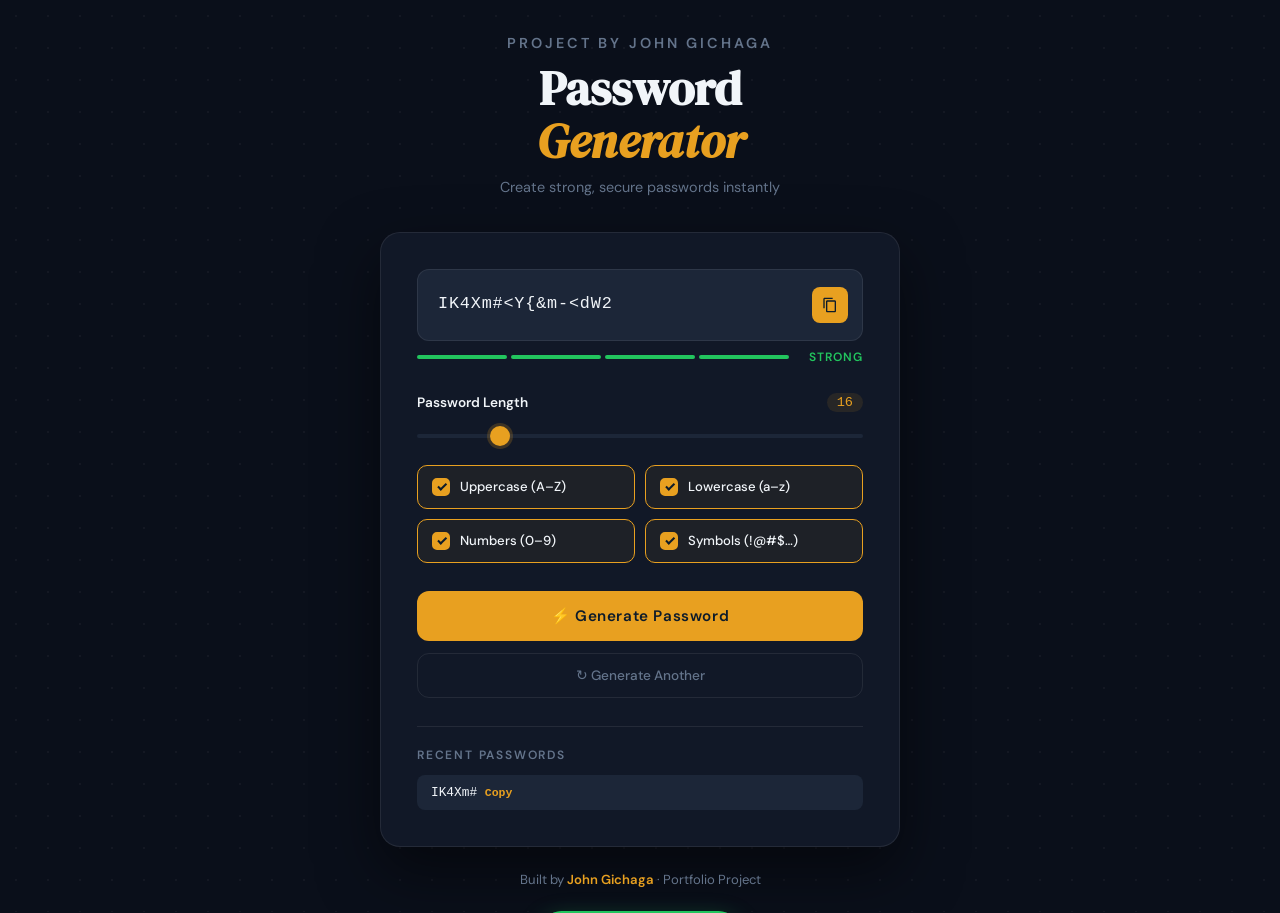
<file: password-generator.html>
<!DOCTYPE html>
<html lang="en">
<head>
  <meta charset="UTF-8" />
  <meta name="viewport" content="width=device-width, initial-scale=1.0" />
  <title>Secure Password Generator | John Gichaga</title>
  <meta name="description" content="Generate strong, random passwords with the Web Crypto API. Choose length and character rules — everything runs on your device, nothing is sent anywhere." />
  <link rel="canonical" href="https://gichagajohn.github.io/password-generator.html" />
  <link rel="icon" type="image/svg+xml" href="favicon.svg" />
  <link rel="stylesheet" href="assets/fonts/fonts.css" />
  <style>
    :root {
      --bg:        #0A0F1A;
      --surface:   #111827;
      --surface2:  #1C2638;
      --border:    rgba(255,255,255,0.08);
      --navy:      #0D1B2A;
      --accent:    #E8A020;
      --accent-dim:#C4861A;
      --green:     #22C55E;
      --yellow:    #EAB308;
      --red:       #EF4444;
      --text:      #F1F5F9;
      --muted:     #64748B;
      --mono:      'DM Mono', monospace;
      --sans:      'DM Sans', sans-serif;
      --display:   'DM Serif Display', serif;
    }

    *, *::before, *::after { box-sizing: border-box; margin: 0; padding: 0; }

    body {
      font-family: var(--sans);
      background: var(--bg);
      color: var(--text);
      min-height: 100vh;
      display: flex;
      flex-direction: column;
      align-items: center;
      justify-content: center;
      padding: 24px;
      /* Dot grid background */
      background-image: radial-gradient(circle, rgba(255,255,255,0.04) 1px, transparent 1px);
      background-size: 32px 32px;
    }

    /* ── Header ── */
    .header {
      text-align: center;
      margin-bottom: 36px;
    }
    .header__label {
      font-size: 0.72rem;
      font-weight: 600;
      letter-spacing: 0.2em;
      text-transform: uppercase;
      color: var(--accent);
      margin-bottom: 10px;
    }
    .header h1 {
      font-family: var(--display);
      font-size: clamp(2rem, 5vw, 3rem);
      color: var(--text);
      line-height: 1.1;
    }
    .header h1 em { color: var(--accent); font-style: italic; }
    .header p {
      color: var(--muted);
      font-size: 0.9rem;
      margin-top: 10px;
    }

    /* ── Card ── */
    .card {
      width: 100%;
      max-width: 520px;
      background: var(--surface);
      border: 1px solid var(--border);
      border-radius: 20px;
      padding: 36px;
      box-shadow: 0 24px 60px rgba(0,0,0,0.5);
    }

    /* ── Password display ── */
    .pwd-display {
      position: relative;
      background: var(--surface2);
      border: 1px solid var(--border);
      border-radius: 12px;
      padding: 20px 56px 20px 20px;
      margin-bottom: 8px;
      min-height: 72px;
      display: flex;
      align-items: center;
    }
    .pwd-display__text {
      font-family: var(--mono);
      font-size: clamp(0.85rem, 2.5vw, 1.05rem);
      color: var(--text);
      word-break: break-all;
      line-height: 1.6;
      flex: 1;
      letter-spacing: 0.05em;
    }
    .pwd-display__text.empty { color: var(--muted); font-style: italic; }

    .copy-btn {
      position: absolute;
      right: 14px;
      top: 50%;
      transform: translateY(-50%);
      background: var(--accent);
      border: none;
      border-radius: 8px;
      width: 36px;
      height: 36px;
      cursor: pointer;
      display: grid;
      place-items: center;
      transition: background 0.2s, transform 0.15s;
      flex-shrink: 0;
    }
    .copy-btn:hover { background: var(--accent-dim); transform: translateY(-50%) scale(1.08); }
    .copy-btn:active { transform: translateY(-50%) scale(0.95); }
    .copy-btn svg { width: 16px; height: 16px; fill: #0D1B2A; }

    /* ── Strength bar ── */
    .strength {
      display: flex;
      align-items: center;
      gap: 10px;
      margin-bottom: 28px;
    }
    .strength__bars {
      display: flex;
      gap: 4px;
      flex: 1;
    }
    .strength__bar {
      flex: 1;
      height: 4px;
      border-radius: 4px;
      background: var(--surface2);
      transition: background 0.4s;
    }
    .strength__label {
      font-size: 0.75rem;
      font-weight: 600;
      letter-spacing: 0.08em;
      text-transform: uppercase;
      min-width: 64px;
      text-align: right;
      color: var(--muted);
      transition: color 0.3s;
    }

    /* ── Controls ── */
    .control { margin-bottom: 22px; }

    .control__header {
      display: flex;
      justify-content: space-between;
      align-items: center;
      margin-bottom: 10px;
    }
    .control__label {
      font-size: 0.85rem;
      font-weight: 600;
      color: var(--text);
    }
    .control__value {
      font-family: var(--mono);
      font-size: 0.85rem;
      color: var(--accent);
      font-weight: 500;
      background: rgba(232,160,32,0.1);
      padding: 2px 10px;
      border-radius: 20px;
    }

    /* Range slider */
    input[type="range"] {
      -webkit-appearance: none;
      appearance: none;
      width: 100%;
      height: 4px;
      background: var(--surface2);
      border-radius: 4px;
      outline: none;
      cursor: pointer;
    }
    input[type="range"]::-webkit-slider-thumb {
      -webkit-appearance: none;
      width: 20px;
      height: 20px;
      border-radius: 50%;
      background: var(--accent);
      cursor: pointer;
      box-shadow: 0 0 0 3px rgba(232,160,32,0.2);
      transition: box-shadow 0.2s;
    }
    input[type="range"]::-webkit-slider-thumb:hover {
      box-shadow: 0 0 0 6px rgba(232,160,32,0.25);
    }

    /* Checkboxes */
    .options {
      display: grid;
      grid-template-columns: 1fr 1fr;
      gap: 10px;
      margin-bottom: 28px;
    }
    .option {
      display: flex;
      align-items: center;
      gap: 10px;
      background: var(--surface2);
      border: 1px solid var(--border);
      border-radius: 10px;
      padding: 12px 14px;
      cursor: pointer;
      transition: border-color 0.2s, background 0.2s;
      user-select: none;
    }
    .option:hover { border-color: rgba(232,160,32,0.3); }
    .option.checked {
      border-color: var(--accent);
      background: rgba(232,160,32,0.06);
    }
    .option input[type="checkbox"] { display: none; }
    .option__box {
      width: 18px;
      height: 18px;
      border-radius: 5px;
      border: 2px solid var(--muted);
      display: grid;
      place-items: center;
      flex-shrink: 0;
      transition: border-color 0.2s, background 0.2s;
    }
    .option.checked .option__box {
      border-color: var(--accent);
      background: var(--accent);
    }
    .option__box::after {
      content: '';
      width: 5px;
      height: 9px;
      border: 2px solid #0D1B2A;
      border-top: none;
      border-left: none;
      transform: rotate(45deg) translateY(-1px);
      opacity: 0;
      transition: opacity 0.15s;
    }
    .option.checked .option__box::after { opacity: 1; }
    .option__text {
      font-size: 0.82rem;
      font-weight: 500;
      color: var(--text);
    }

    /* ── Buttons ── */
    .btn-generate {
      width: 100%;
      padding: 15px;
      background: var(--accent);
      color: #0D1B2A;
      font-family: var(--sans);
      font-size: 0.95rem;
      font-weight: 700;
      letter-spacing: 0.04em;
      border: none;
      border-radius: 12px;
      cursor: pointer;
      transition: background 0.2s, transform 0.15s, box-shadow 0.2s;
      margin-bottom: 12px;
    }
    .btn-generate:hover {
      background: var(--accent-dim);
      transform: translateY(-2px);
      box-shadow: 0 8px 24px rgba(232,160,32,0.3);
    }
    .btn-generate:active { transform: translateY(0); }

    .btn-refresh {
      width: 100%;
      padding: 13px;
      background: transparent;
      color: var(--muted);
      font-family: var(--sans);
      font-size: 0.85rem;
      font-weight: 500;
      border: 1px solid var(--border);
      border-radius: 12px;
      cursor: pointer;
      transition: color 0.2s, border-color 0.2s;
    }
    .btn-refresh:hover { color: var(--text); border-color: rgba(255,255,255,0.2); }

    /* ── Toast notification ── */
    .toast {
      position: fixed;
      bottom: 28px;
      left: 50%;
      transform: translateX(-50%) translateY(80px);
      background: var(--green);
      color: #fff;
      font-size: 0.85rem;
      font-weight: 600;
      padding: 12px 24px;
      border-radius: 100px;
      box-shadow: 0 8px 24px rgba(34,197,94,0.35);
      transition: transform 0.35s cubic-bezier(0.22,1,0.36,1);
      pointer-events: none;
      z-index: 50;
    }
    .toast.show { transform: translateX(-50%) translateY(0); }

    /* ── History ── */
    .history {
      margin-top: 28px;
      border-top: 1px solid var(--border);
      padding-top: 20px;
    }
    .history h3 {
      font-size: 0.75rem;
      font-weight: 600;
      letter-spacing: 0.15em;
      text-transform: uppercase;
      color: var(--muted);
      margin-bottom: 12px;
    }
    .history__list { display: flex; flex-direction: column; gap: 8px; }
    .history__item {
      display: flex;
      align-items: center;
      justify-content: space-between;
      background: var(--surface2);
      border-radius: 8px;
      padding: 10px 14px;
      gap: 12px;
      animation: slideIn 0.3s ease-out;
    }
    @keyframes slideIn {
      from { opacity: 0; transform: translateX(-10px); }
      to   { opacity: 1; transform: none; }
    }
    .history__pwd {
      font-family: var(--mono);
      font-size: 0.8rem;
      color: var(--text);
      flex: 1;
      overflow: hidden;
      text-overflow: ellipsis;
      white-space: nowrap;
    }
    .history__copy {
      font-size: 0.72rem;
      color: var(--accent);
      cursor: pointer;
      font-weight: 600;
      flex-shrink: 0;
    }
    .history__copy:hover { text-decoration: underline; }

    /* Back link */
    .back-link {
      margin-top: 24px;
      font-size: 0.82rem;
      color: var(--muted);
      text-align: center;
    }
    .back-link a { color: var(--accent); text-decoration: none; font-weight: 600; }
    .back-link a:hover { text-decoration: underline; }
  </style>
</head>
<body>

  <div class="header">
    <p class="header__label">Project by John Gichaga</p>
    <h1>Password<br /><em>Generator</em></h1>
    <p>Create strong, secure passwords instantly</p>
  </div>

  <div class="card">

    <!-- Password output -->
    <div class="pwd-display" id="pwdDisplay">
      <span class="pwd-display__text empty" id="pwdText">Click Generate to create a password…</span>
      <button class="copy-btn" id="copyBtn" title="Copy to clipboard">
        <svg viewBox="0 0 24 24" xmlns="http://www.w3.org/2000/svg">
          <path d="M16 1H4C2.9 1 2 1.9 2 3v14h2V3h12V1zm3 4H8C6.9 5 6 5.9 6 7v14c0 1.1.9 2 2 2h11c1.1 0 2-.9 2-2V7c0-1.1-.9-2-2-2zm0 16H8V7h11v14z"/>
        </svg>
      </button>
    </div>

    <!-- Strength indicator -->
    <div class="strength">
      <div class="strength__bars">
        <div class="strength__bar" id="bar1"></div>
        <div class="strength__bar" id="bar2"></div>
        <div class="strength__bar" id="bar3"></div>
        <div class="strength__bar" id="bar4"></div>
      </div>
      <span class="strength__label" id="strengthLabel">—</span>
    </div>

    <!-- Length slider -->
    <div class="control">
      <div class="control__header">
        <span class="control__label">Password Length</span>
        <span class="control__value" id="lengthVal">16</span>
      </div>
      <input type="range" id="lengthSlider" min="6" max="64" value="16" />
    </div>

    <!-- Character options -->
    <div class="options">
      <label class="option checked" id="opt-upper">
        <input type="checkbox" checked />
        <div class="option__box"></div>
        <span class="option__text">Uppercase (A–Z)</span>
      </label>
      <label class="option checked" id="opt-lower">
        <input type="checkbox" checked />
        <div class="option__box"></div>
        <span class="option__text">Lowercase (a–z)</span>
      </label>
      <label class="option checked" id="opt-numbers">
        <input type="checkbox" checked />
        <div class="option__box"></div>
        <span class="option__text">Numbers (0–9)</span>
      </label>
      <label class="option checked" id="opt-symbols">
        <input type="checkbox" checked />
        <div class="option__box"></div>
        <span class="option__text">Symbols (!@#$…)</span>
      </label>
    </div>

    <!-- Generate buttons -->
    <button class="btn-generate" id="generateBtn">⚡ Generate Password</button>
    <button class="btn-refresh" id="refreshBtn">↻ Generate Another</button>

    <!-- History -->
    <div class="history" id="historySection" style="display:none">
      <h3>Recent Passwords</h3>
      <div class="history__list" id="historyList"></div>
    </div>

  </div>

  <p class="back-link">Built by <a href="index.html">John Gichaga</a> · Portfolio Project</p>

  <!-- Toast -->
  <div class="toast" id="toast">✓ Copied to clipboard!</div>

  <script>
    // ── Character sets ──
    const CHARS = {
      upper:   'ABCDEFGHIJKLMNOPQRSTUVWXYZ',
      lower:   'abcdefghijklmnopqrstuvwxyz',
      numbers: '0123456789',
      symbols: '!@#$%^&*()_+-=[]{}|;:,.<>?'
    }

    // ── State ──
    let currentPassword = ''
    const history = []

    // ── DOM refs ──
    const pwdText      = document.getElementById('pwdText')
    const copyBtn      = document.getElementById('copyBtn')
    const lengthSlider = document.getElementById('lengthSlider')
    const lengthVal    = document.getElementById('lengthVal')
    const generateBtn  = document.getElementById('generateBtn')
    const refreshBtn   = document.getElementById('refreshBtn')
    const toast        = document.getElementById('toast')
    const strengthLabel = document.getElementById('strengthLabel')
    const bars         = [1,2,3,4].map(i => document.getElementById('bar'+i))

    // Checkbox options
    const opts = {
      upper:   document.getElementById('opt-upper'),
      lower:   document.getElementById('opt-lower'),
      numbers: document.getElementById('opt-numbers'),
      symbols: document.getElementById('opt-symbols'),
    }

    // ── Toggle checkboxes ──
    Object.values(opts).forEach(label => {
      label.addEventListener('click', () => {
        const cb = label.querySelector('input')
        // Prevent unchecking all
        const checkedCount = Object.values(opts).filter(o => o.classList.contains('checked')).length
        if (label.classList.contains('checked') && checkedCount === 1) return
        cb.checked = !cb.checked
        label.classList.toggle('checked', cb.checked)
      })
    })

    // ── Slider ──
    lengthSlider.addEventListener('input', () => {
      lengthVal.textContent = lengthSlider.value
    })

    // ── Generate ──
    function generate() {
      const length = parseInt(lengthSlider.value)
      let charset = ''
      if (opts.upper.classList.contains('checked'))   charset += CHARS.upper
      if (opts.lower.classList.contains('checked'))   charset += CHARS.lower
      if (opts.numbers.classList.contains('checked')) charset += CHARS.numbers
      if (opts.symbols.classList.contains('checked')) charset += CHARS.symbols

      if (!charset) return

      // Cryptographically random using Web Crypto API
      const array = new Uint32Array(length)
      crypto.getRandomValues(array)
      currentPassword = Array.from(array)
        .map(n => charset[n % charset.length])
        .join('')

      // Display
      pwdText.textContent = currentPassword
      pwdText.classList.remove('empty')

      // Update strength
      updateStrength()

      // Add to history (max 5)
      history.unshift(currentPassword)
      if (history.length > 5) history.pop()
      renderHistory()

      // Animate the password display
      pwdText.style.opacity = '0'
      pwdText.style.transform = 'translateY(6px)'
      requestAnimationFrame(() => {
        pwdText.style.transition = 'opacity 0.3s, transform 0.3s'
        pwdText.style.opacity = '1'
        pwdText.style.transform = 'none'
      })
    }

    // ── Strength calculator ──
    function updateStrength() {
      const len = currentPassword.length
      const hasUpper   = /[A-Z]/.test(currentPassword)
      const hasLower   = /[a-z]/.test(currentPassword)
      const hasNumber  = /[0-9]/.test(currentPassword)
      const hasSymbol  = /[^A-Za-z0-9]/.test(currentPassword)
      const typeCount  = [hasUpper, hasLower, hasNumber, hasSymbol].filter(Boolean).length

      let score = 0
      if (len >= 8)  score++
      if (len >= 12) score++
      if (len >= 16) score++
      if (typeCount >= 3) score++
      if (typeCount === 4 && len >= 16) score = 4

      const levels = [
        { label: 'Weak',    color: '#EF4444', fill: 1 },
        { label: 'Fair',    color: '#F97316', fill: 2 },
        { label: 'Good',    color: '#EAB308', fill: 3 },
        { label: 'Strong',  color: '#22C55E', fill: 4 },
      ]
      const level = levels[Math.max(0, Math.min(score - 1, 3))]

      bars.forEach((bar, i) => {
        bar.style.background = i < level.fill ? level.color : 'var(--surface2)'
      })
      strengthLabel.textContent = level.label
      strengthLabel.style.color = level.color
    }

    // ── Copy ──
    async function copyToClipboard(text) {
      try {
        await navigator.clipboard.writeText(text)
        showToast()
      } catch {
        // Fallback
        const ta = document.createElement('textarea')
        ta.value = text
        document.body.appendChild(ta)
        ta.select()
        document.execCommand('copy')
        document.body.removeChild(ta)
        showToast()
      }
    }

    function showToast() {
      toast.classList.add('show')
      setTimeout(() => toast.classList.remove('show'), 2200)
    }

    copyBtn.addEventListener('click', () => {
      if (currentPassword) copyToClipboard(currentPassword)
    })

    // ── History ──
    function renderHistory() {
      const section = document.getElementById('historySection')
      const list    = document.getElementById('historyList')
      if (history.length === 0) { section.style.display = 'none'; return }
      section.style.display = 'block'
      list.innerHTML = history.map((p, i) => `
        <div class="history__item">
          <span class="history__pwd">${p}</span>
          <span class="history__copy" onclick="copyToClipboard('${p.replace(/'/g, "\\'")}')">Copy</span>
        </div>
      `).join('')
    }

    // ── Event listeners ──
    generateBtn.addEventListener('click', generate)
    refreshBtn.addEventListener('click', generate)

    // Auto-generate on load
    generate()
  </script>

</body>
</html>
</file>
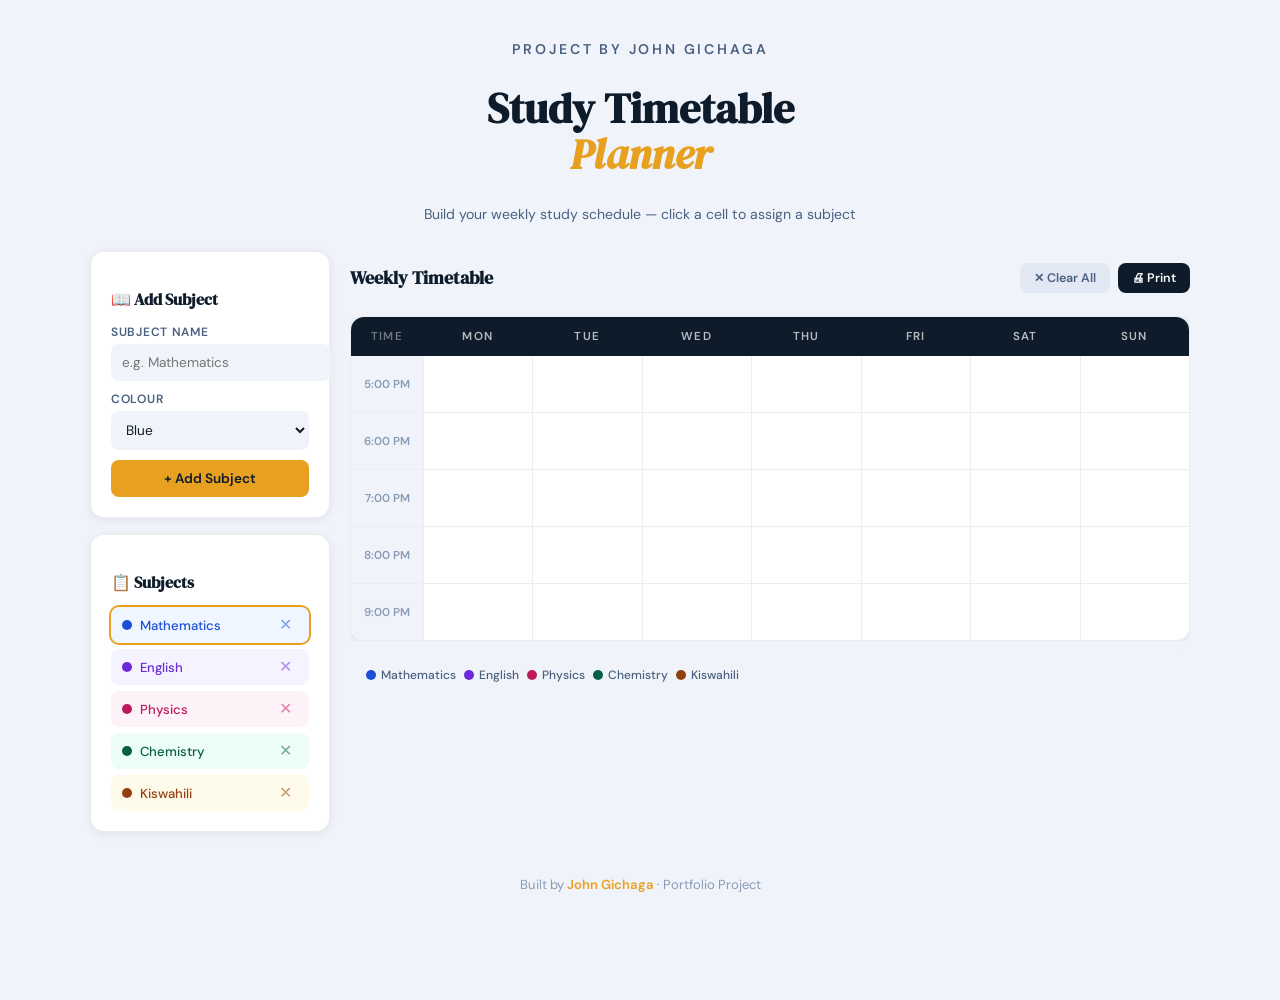
<file: study-timetable.html>
<!DOCTYPE html>
<html lang="en">
<head>
  <meta charset="UTF-8" />
  <meta name="viewport" content="width=device-width, initial-scale=1.0" />
  <title>Study Timetable Planner | John Gichaga</title>
  <meta name="description" content="Build a colour-coded weekly study timetable in your browser. Drag subjects onto time slots, print it, and it saves automatically. A free tool by John Gichaga." />
  <link rel="canonical" href="https://gichagajohn.github.io/study-timetable.html" />
  <link rel="icon" type="image/svg+xml" href="favicon.svg" />
  <link rel="stylesheet" href="assets/fonts/fonts.css" />
  <style>
    :root {
      --navy:    #0D1B2A;
      --navy-mid:#1A2E44;
      --white:   #FFFFFF;
      --mist:    #F0F4FA;
      --mist2:   #E2E8F4;
      --slate:   #4A6080;
      --silver:  #8A9BB5;
      --border:  rgba(13,27,42,0.08);
      --accent:  #E8A020;
      --accent-d:#C4861A;
      --shadow:  0 2px 8px rgba(13,27,42,0.08);
      --shadow-md:0 8px 32px rgba(13,27,42,0.12);
    }

    /* Subject color palette */
    --c0: #3B82F6; --c0b: #EFF6FF;
    --c1: #8B5CF6; --c1b: #F5F3FF;
    --c2: #EC4899; --c2b: #FDF2F8;
    --c3: #10B981; --c3b: #ECFDF5;
    --c4: #F59E0B; --c4b: #FFFBEB;
    --c5: #EF4444; --c5b: #FEF2F2;
    --c6: #06B6D4; --c6b: #ECFEFF;
    --c7: #84CC16; --c7b: #F7FEE7;

    *, *::before, *::after { box-sizing: border-box; margin: 0; padding: 0; }
    html { scroll-behavior: smooth; }
    body {
      font-family: 'DM Sans', sans-serif;
      background: var(--mist);
      color: var(--navy);
      min-height: 100vh;
      padding: 24px 12px 60px;
    }

    /* ── Header ── */
    .page-header { text-align: center; margin-bottom: 28px; }
    .page-header__label {
      font-size: 0.72rem; font-weight: 600;
      letter-spacing: 0.2em; text-transform: uppercase;
      color: var(--accent); margin-bottom: 8px;
    }
    .page-header h1 {
      font-family: 'DM Serif Display', serif;
      font-size: clamp(1.8rem, 5vw, 2.6rem);
      color: var(--navy); line-height: 1.1;
    }
    .page-header h1 em { color: var(--accent); font-style: italic; }
    .page-header p { color: var(--slate); font-size: 0.88rem; margin-top: 8px; }

    /* ── Layout ── */
    .layout {
      max-width: 1100px;
      margin: 0 auto;
      display: grid;
      grid-template-columns: 240px minmax(0, 1fr);
      gap: 20px;
      align-items: start;
    }
    /* minmax(0,1fr) lets the track shrink below the timetable's min-width;
       .timetable-wrap then scrolls horizontally instead of the page. */
    @media (max-width: 720px) { .layout { grid-template-columns: minmax(0, 1fr); } }

    /* ── Sidebar ── */
    .sidebar {}

    .card {
      background: var(--white);
      border-radius: 14px;
      padding: 20px;
      border: 1px solid var(--border);
      box-shadow: var(--shadow);
      margin-bottom: 16px;
    }
    .card h3 {
      font-family: 'DM Serif Display', serif;
      font-size: 1rem;
      margin-bottom: 14px;
      display: flex; align-items: center; gap: 6px;
    }

    /* Subject form */
    .field { margin-bottom: 10px; }
    .field label { font-size: 0.75rem; font-weight: 600; color: var(--slate); display: block; margin-bottom: 4px; text-transform: uppercase; letter-spacing: 0.06em; }
    .field input, .field select {
      font-family: 'DM Sans', sans-serif;
      width: 100%; padding: 9px 10px; font-size: 0.85rem;
      background: var(--mist); border: 1.5px solid transparent;
      border-radius: 8px; outline: none; color: var(--navy);
      transition: border-color 0.2s;
    }
    .field input:focus, .field select:focus { border-color: var(--accent); background: var(--white); }

    .add-btn {
      width: 100%;
      padding: 10px;
      background: var(--accent);
      color: var(--navy);
      font-family: 'DM Sans', sans-serif;
      font-size: 0.85rem;
      font-weight: 700;
      border: none;
      border-radius: 8px;
      cursor: pointer;
      transition: background 0.2s, transform 0.15s;
    }
    .add-btn:hover { background: var(--accent-d); transform: translateY(-1px); }

    /* Subject list */
    .subject-list { display: flex; flex-direction: column; gap: 6px; }
    .subject-pill {
      display: flex; align-items: center; gap: 8px;
      padding: 8px 10px;
      border-radius: 8px;
      font-size: 0.82rem; font-weight: 500;
      cursor: grab;
      transition: transform 0.15s, box-shadow 0.15s;
      user-select: none;
      border: 1.5px solid transparent;
    }
    .subject-pill:hover { transform: translateY(-1px); box-shadow: var(--shadow); }
    .subject-pill__dot { width: 10px; height: 10px; border-radius: 50%; flex-shrink: 0; }
    .subject-pill__name { flex: 1; }
    .subject-pill__del {
      font-size: 1rem; color: inherit; opacity: 0.5;
      cursor: pointer; line-height: 1;
      background: none; border: none;
      transition: opacity 0.15s;
    }
    .subject-pill__del:hover { opacity: 1; }

    /* ── Timetable ── */
    .timetable-wrap { overflow-x: auto; }

    .timetable {
      min-width: 560px;
      background: var(--white);
      border-radius: 14px;
      border: 1px solid var(--border);
      box-shadow: var(--shadow);
      overflow: hidden;
    }

    .tt-header {
      display: grid;
      grid-template-columns: 72px repeat(7, 1fr);
      background: var(--navy);
    }
    .tt-header div {
      padding: 12px 4px;
      text-align: center;
      font-size: 0.72rem;
      font-weight: 700;
      letter-spacing: 0.1em;
      text-transform: uppercase;
      color: rgba(255,255,255,0.7);
    }
    .tt-header div:first-child { color: rgba(255,255,255,0.4); }

    .tt-row {
      display: grid;
      grid-template-columns: 72px repeat(7, 1fr);
      border-bottom: 1px solid var(--border);
    }
    .tt-row:last-child { border-bottom: none; }

    .tt-time {
      padding: 10px 4px;
      text-align: center;
      font-size: 0.72rem;
      font-weight: 600;
      color: var(--silver);
      background: var(--mist);
      display: flex;
      align-items: center;
      justify-content: center;
    }

    .tt-cell {
      border-left: 1px solid var(--border);
      min-height: 56px;
      cursor: pointer;
      transition: background 0.15s;
      position: relative;
      display: flex;
      align-items: center;
      justify-content: center;
    }
    .tt-cell:hover { background: var(--mist); }

    .tt-cell.filled { cursor: pointer; }
    .tt-cell__subject {
      width: 100%; height: 100%;
      min-height: 56px;
      display: flex;
      flex-direction: column;
      align-items: center;
      justify-content: center;
      padding: 6px 4px;
      font-size: 0.7rem;
      font-weight: 600;
      text-align: center;
      line-height: 1.3;
      border-radius: 0;
      cursor: pointer;
      transition: filter 0.15s;
    }
    .tt-cell__subject:hover { filter: brightness(0.95); }
    .tt-cell__subject .remove-x {
      position: absolute;
      top: 3px; right: 4px;
      font-size: 0.7rem;
      opacity: 0;
      transition: opacity 0.15s;
      cursor: pointer;
      line-height: 1;
    }
    .tt-cell:hover .remove-x { opacity: 0.7; }

    .tt-cell.drag-over { outline: 2px dashed var(--accent); outline-offset: -2px; }

    /* Toolbar */
    .toolbar {
      display: flex; align-items: center; justify-content: space-between;
      flex-wrap: wrap; gap: 10px;
      margin-bottom: 12px;
    }
    .toolbar h2 {
      font-family: 'DM Serif Display', serif;
      font-size: 1.1rem; color: var(--navy);
    }
    .toolbar-btns { display: flex; gap: 8px; }
    .tbtn {
      padding: 7px 14px;
      font-family: 'DM Sans', sans-serif;
      font-size: 0.78rem; font-weight: 600;
      border-radius: 8px; border: none; cursor: pointer;
      transition: opacity 0.2s, transform 0.15s;
    }
    .tbtn:hover { opacity: 0.85; transform: translateY(-1px); }
    .tbtn--print { background: var(--navy); color: var(--white); }
    .tbtn--clear { background: var(--mist2); color: var(--slate); }

    /* Legend */
    .legend {
      display: flex; flex-wrap: wrap; gap: 8px;
      margin-top: 12px;
      padding: 14px 16px;
      background: var(--mist);
      border-radius: 10px;
    }
    .legend-item {
      display: flex; align-items: center; gap: 5px;
      font-size: 0.75rem; font-weight: 500; color: var(--slate);
    }
    .legend-dot { width: 10px; height: 10px; border-radius: 50%; }

    .back-link { text-align: center; margin-top: 28px; font-size: 0.82rem; color: var(--silver); }
    .back-link a { color: var(--accent); text-decoration: none; font-weight: 600; }

    @media print {
      body { padding: 0; background: white; }
      .sidebar, .toolbar, .back-link { display: none !important; }
      .layout { grid-template-columns: 1fr; }
    }
  </style>
</head>
<body>

  <div class="page-header">
    <p class="page-header__label">Project by John Gichaga</p>
    <h1>Study Timetable<br /><em>Planner</em></h1>
    <p>Build your weekly study schedule — click a cell to assign a subject</p>
  </div>

  <div class="layout">

    <!-- Sidebar -->
    <div class="sidebar">
      <div class="card">
        <h3>📖 Add Subject</h3>
        <div class="field">
          <label>Subject Name</label>
          <input type="text" id="subjInput" placeholder="e.g. Mathematics" maxlength="24" />
        </div>
        <div class="field">
          <label>Colour</label>
          <select id="colorSelect"></select>
        </div>
        <button class="add-btn" onclick="addSubject()">+ Add Subject</button>
      </div>

      <div class="card">
        <h3>📋 Subjects</h3>
        <div class="subject-list" id="subjectList">
          <p style="font-size:0.8rem;color:var(--silver)">No subjects yet. Add one above.</p>
        </div>
      </div>
    </div>

    <!-- Timetable -->
    <div>
      <div class="toolbar">
        <h2>Weekly Timetable</h2>
        <div class="toolbar-btns">
          <button class="tbtn tbtn--clear" onclick="clearAll()">✕ Clear All</button>
          <button class="tbtn tbtn--print" onclick="window.print()">🖨 Print</button>
        </div>
      </div>

      <div class="timetable-wrap">
        <div class="timetable" id="timetable"></div>
      </div>

      <div class="legend" id="legend">
        <span style="font-size:0.75rem;color:var(--silver)">Add subjects to see legend</span>
      </div>
    </div>

  </div>

  <p class="back-link">Built by <a href="index.html">John Gichaga</a> · Portfolio Project</p>

  <script>
    const DAYS  = ['Mon', 'Tue', 'Wed', 'Thu', 'Fri', 'Sat', 'Sun']
    const TIMES = [
      '5:00 PM','6:00 PM','7:00 PM',
      '8:00 PM','9:00 PM'
    ]

    const COLORS = [
      { name: 'Blue',    text: '#1D4ED8', bg: '#EFF6FF' },
      { name: 'Purple',  text: '#6D28D9', bg: '#F5F3FF' },
      { name: 'Pink',    text: '#BE185D', bg: '#FDF2F8' },
      { name: 'Green',   text: '#065F46', bg: '#ECFDF5' },
      { name: 'Amber',   text: '#92400E', bg: '#FFFBEB' },
      { name: 'Red',     text: '#991B1B', bg: '#FEF2F2' },
      { name: 'Cyan',    text: '#155E75', bg: '#ECFEFF' },
      { name: 'Lime',    text: '#3F6212', bg: '#F7FEE7' },
      { name: 'Indigo',  text: '#3730A3', bg: '#EEF2FF' },
      { name: 'Orange',  text: '#9A3412', bg: '#FFF7ED' },
    ]

    const STORE_KEY = 'jg-study-timetable-v1'

    let subjects = []    // { id, name, colorIndex }
    let schedule = {}    // key: `${dayIdx}-${timeIdx}` → subjectId
    let selectedSubject = null

    // ── Persistence ──
    function saveState() {
      try {
        localStorage.setItem(STORE_KEY, JSON.stringify({ subjects, schedule, nextId }))
      } catch (e) { /* private mode / quota — fail silently */ }
    }
    function loadState() {
      try {
        const raw = localStorage.getItem(STORE_KEY)
        if (!raw) return false
        const data = JSON.parse(raw)
        if (!Array.isArray(data.subjects)) return false
        subjects = data.subjects
        schedule = data.schedule || {}
        nextId   = data.nextId || (subjects.reduce((m, s) => Math.max(m, s.id), 0) + 1)
        return subjects.length > 0
      } catch (e) { return false }
    }

    // Populate color select
    const colorSel = document.getElementById('colorSelect')
    COLORS.forEach((c, i) => {
      const opt = document.createElement('option')
      opt.value = i
      opt.textContent = c.name
      colorSel.appendChild(opt)
    })

    // ── Build timetable grid ──
    function buildGrid() {
      const tt = document.getElementById('timetable')
      tt.innerHTML = ''

      // Header row
      const hdr = document.createElement('div')
      hdr.className = 'tt-header'
      hdr.innerHTML = '<div>Time</div>' + DAYS.map(d => `<div>${d}</div>`).join('')
      tt.appendChild(hdr)

      // Time rows
      TIMES.forEach((time, ti) => {
        const row = document.createElement('div')
        row.className = 'tt-row'

        const timeCell = document.createElement('div')
        timeCell.className = 'tt-time'
        timeCell.textContent = time
        row.appendChild(timeCell)

        DAYS.forEach((_, di) => {
          const cell = document.createElement('div')
          cell.className = 'tt-cell'
          cell.dataset.day = di
          cell.dataset.time = ti

          const key = `${di}-${ti}`
          if (schedule[key] !== undefined) {
            const subj = subjects.find(s => s.id === schedule[key])
            if (subj) renderCellContent(cell, subj, key)
          }

          cell.addEventListener('click', () => cellClick(cell, di, ti))
          cell.addEventListener('dragover', e => { e.preventDefault(); cell.classList.add('drag-over') })
          cell.addEventListener('dragleave', () => cell.classList.remove('drag-over'))
          cell.addEventListener('drop', e => {
            e.preventDefault()
            cell.classList.remove('drag-over')
            const subjectId = parseInt(e.dataTransfer.getData('subjectId'))
            const subj = subjects.find(s => s.id === subjectId)
            if (subj) assignSubject(cell, subj, di, ti)
          })

          row.appendChild(cell)
        })

        tt.appendChild(row)
      })
    }

    function renderCellContent(cell, subj, key) {
      const color = COLORS[subj.colorIndex]
      cell.classList.add('filled')
      cell.innerHTML = `
        <div class="tt-cell__subject" style="background:${color.bg};color:${color.text}">
          <span class="remove-x" onclick="clearCell(event,'${key}')">✕</span>
          ${subj.name}
        </div>
      `
    }

    function cellClick(cell, di, ti) {
      if (selectedSubject === null) return
      const subj = subjects.find(s => s.id === selectedSubject)
      if (!subj) return
      assignSubject(cell, subj, di, ti)
    }

    function assignSubject(cell, subj, di, ti) {
      const key = `${di}-${ti}`
      schedule[key] = subj.id
      renderCellContent(cell, subj, key)
      saveState()
    }

    function clearCell(e, key) {
      e.stopPropagation()
      delete schedule[key]
      buildGrid()
      saveState()
    }

    function clearAll() {
      if (confirm('Clear the entire timetable?')) {
        schedule = {}
        buildGrid()
        saveState()
      }
    }

    // ── Add subject ──
    let nextId = 1
    function addSubject() {
      const name = document.getElementById('subjInput').value.trim()
      if (!name) return
      const colorIndex = parseInt(colorSel.value)
      const subj = { id: nextId++, name, colorIndex }
      subjects.push(subj)
      document.getElementById('subjInput').value = ''
      renderSubjectList()
      updateLegend()
      saveState()
      // Auto-select new subject
      selectSubject(subj.id)
    }

    function deleteSubject(id) {
      subjects = subjects.filter(s => s.id !== id)
      // Remove from schedule
      Object.keys(schedule).forEach(k => { if (schedule[k] === id) delete schedule[k] })
      if (selectedSubject === id) selectedSubject = null
      renderSubjectList()
      updateLegend()
      buildGrid()
      saveState()
    }

    function selectSubject(id) {
      selectedSubject = id
      document.querySelectorAll('.subject-pill').forEach(p => {
        p.style.outline = p.dataset.id == id ? '2px solid var(--accent)' : 'none'
      })
    }

    function renderSubjectList() {
      const list = document.getElementById('subjectList')
      if (subjects.length === 0) {
        list.innerHTML = '<p style="font-size:0.8rem;color:var(--silver)">No subjects yet. Add one above.</p>'
        return
      }
      list.innerHTML = subjects.map(s => {
        const c = COLORS[s.colorIndex]
        return `
          <div class="subject-pill" data-id="${s.id}"
               style="background:${c.bg};color:${c.text};border-color:${c.bg}"
               onclick="selectSubject(${s.id})"
               draggable="true"
               ondragstart="event.dataTransfer.setData('subjectId','${s.id}')">
            <span class="subject-pill__dot" style="background:${c.text}"></span>
            <span class="subject-pill__name">${s.name}</span>
            <button class="subject-pill__del" onclick="event.stopPropagation();deleteSubject(${s.id})">✕</button>
          </div>
        `
      }).join('')
    }

    function updateLegend() {
      const legend = document.getElementById('legend')
      if (subjects.length === 0) {
        legend.innerHTML = '<span style="font-size:0.75rem;color:var(--silver)">Add subjects to see legend</span>'
        return
      }
      legend.innerHTML = subjects.map(s => {
        const c = COLORS[s.colorIndex]
        return `<div class="legend-item">
          <div class="legend-dot" style="background:${c.text}"></div>
          <span>${s.name}</span>
        </div>`
      }).join('')
    }

    // ── Enter key shortcut ──
    document.getElementById('subjInput').addEventListener('keydown', e => {
      if (e.key === 'Enter') addSubject()
    })

    // ── Init with sample subjects ──
    const SAMPLE = [
      { name: 'Mathematics', ci: 0 },
      { name: 'English',     ci: 1 },
      { name: 'Physics',     ci: 2 },
      { name: 'Chemistry',   ci: 3 },
      { name: 'Kiswahili',   ci: 4 },
    ]
    const hadSaved = loadState()
    if (!hadSaved) {
      SAMPLE.forEach(s => {
        subjects.push({ id: nextId++, name: s.name, colorIndex: s.ci })
      })
    }
    renderSubjectList()
    updateLegend()
    buildGrid()
    if (subjects.length) selectSubject(subjects[0].id)
  </script>

</body>
</html>
</file>
<file: assets/css/portfolio.css>
/* ============================================================
   JOHN GICHAGA — Portfolio
   Design system + components
   ------------------------------------------------------------
   1.  Tokens (light + dark)
   2.  Reset & base
   3.  Typography
   4.  Layout primitives
   5.  Buttons & links
   6.  Navigation
   7.  Hero
   8.  Marquee
   9.  About
   10. Skills
   11. Services
   12. Featured work
   13. Projects + filters
   14. Contact
   15. Footer
   16. Utilities & motion
============================================================ */

/* ============================================================
   1. TOKENS
============================================================ */
:root {
  /* Brand: deep navy + warm gold. Gold is decorative; --gold-ink is for text */
  --navy-900: #080D16;
  --navy-800: #0B1220;
  --navy-700: #101A2C;
  --navy-600: #16233A;
  --navy-500: #1E2F4A;
  --navy-400: #2A3F5F;

  --gold:      #E8A020;
  --gold-soft: #F2BC5C;
  --gold-ink:  #A0620B;   /* gold as TEXT on light backgrounds (AA) */
  --gold-dim:  #C4861A;

  --lime:      #C6E86B;
  --lime-ink:  #4A6318;

  --ink-900: #0B1220;
  --ink-700: #24313F;
  --ink-500: #4A5A6E;
  --ink-400: #61738A;
  --ink-300: #8797AC;

  --paper:    #FBFAF7;
  --paper-2:  #F3F1EB;
  --paper-3:  #E8E4DA;
  --line:     #DFDACD;

  --green: #2E7D4F;
  --red:   #B4372C;

  /* Semantic — LIGHT theme (default) */
  --bg:            var(--paper);
  --bg-elevated:   #FFFFFF;
  --bg-sunken:     var(--paper-2);
  --bg-inverse:    var(--navy-900);
  --text:          var(--ink-900);
  --text-muted:    var(--ink-500);
  --text-faint:    var(--ink-500);   /* was ink-400: 4.29:1 on sunken — fails AA */
  --text-on-dark:  #F2F5F9;
  --border:        var(--line);
  --border-strong: #C9C2B2;
  --accent:        var(--gold);
  --accent-ink:    var(--gold-ink);
  --ring:          rgba(232,160,32,.38);

  /* Type */
  --font-display: 'DM Serif Display', Georgia, 'Times New Roman', serif;
  --font-sans:    'DM Sans', -apple-system, BlinkMacSystemFont, 'Segoe UI', system-ui, sans-serif;
  --font-mono:    ui-monospace, 'SF Mono', 'Cascadia Code', Menlo, Consolas, monospace;

  /* Scale — fluid, clamped */
  --fs-xs:   clamp(.72rem, .70rem + .1vw, .78rem);
  --fs-sm:   clamp(.82rem, .79rem + .15vw, .9rem);
  --fs-base: clamp(.95rem, .92rem + .18vw, 1.06rem);
  --fs-md:   clamp(1.05rem, 1rem + .3vw, 1.2rem);
  --fs-lg:   clamp(1.25rem, 1.1rem + .7vw, 1.6rem);
  --fs-xl:   clamp(1.55rem, 1.3rem + 1.2vw, 2.2rem);
  --fs-2xl:  clamp(1.9rem, 1.5rem + 2vw, 3rem);
  --fs-3xl:  clamp(2.4rem, 1.7rem + 3.4vw, 4.2rem);
  --fs-hero: clamp(2.9rem, 1.7rem + 5.6vw, 6.2rem);

  /* Space */
  --s-1: .25rem;  --s-2: .5rem;   --s-3: .75rem;  --s-4: 1rem;
  --s-5: 1.5rem;  --s-6: 2rem;    --s-7: 3rem;    --s-8: 4rem;
  --s-9: 6rem;    --s-10: 8rem;

  --section-y: clamp(4.5rem, 3rem + 6vw, 8.5rem);
  --gutter: clamp(1.15rem, .6rem + 2.4vw, 3.5rem);
  --maxw: 1240px;

  --radius-xs: 4px;
  --radius-sm: 8px;
  --radius-md: 14px;
  --radius-lg: 22px;

  --ease: cubic-bezier(.22,1,.36,1);
  --ease-io: cubic-bezier(.65,0,.35,1);

  --shadow-xs: 0 1px 2px rgba(11,18,32,.06);
  --shadow-sm: 0 2px 10px rgba(11,18,32,.07);
  --shadow-md: 0 10px 34px -8px rgba(11,18,32,.16);
  --shadow-lg: 0 28px 70px -18px rgba(11,18,32,.3);

  --nav-h: 68px;
}

/* Semantic — DARK theme */
[data-theme="dark"] {
  --bg:            var(--navy-900);
  --bg-elevated:   var(--navy-800);
  --bg-sunken:     var(--navy-700);
  --bg-inverse:    var(--paper);
  --text:          #EEF2F7;
  --text-muted:    #A5B6CB;
  --text-faint:    #7E90A8;
  --text-on-dark:  #EEF2F7;
  --border:        rgba(255,255,255,.10);
  --border-strong: rgba(255,255,255,.20);
  --accent-ink:    var(--gold-soft);
  --ring:          rgba(232,160,32,.45);

  --shadow-xs: 0 1px 2px rgba(0,0,0,.4);
  --shadow-sm: 0 2px 10px rgba(0,0,0,.45);
  --shadow-md: 0 10px 34px -8px rgba(0,0,0,.6);
  --shadow-lg: 0 28px 70px -18px rgba(0,0,0,.75);
}

/* ============================================================
   2. RESET & BASE
============================================================ */
*, *::before, *::after { box-sizing: border-box; }
* { margin: 0; }

html {
  -webkit-text-size-adjust: 100%;
  scroll-behavior: smooth;
  scroll-padding-top: calc(var(--nav-h) + 16px);
}

body {
  font-family: var(--font-sans);
  font-size: var(--fs-base);
  line-height: 1.62;
  color: var(--text);
  background: var(--bg);
  -webkit-font-smoothing: antialiased;
  -moz-osx-font-smoothing: grayscale;
  text-rendering: optimizeLegibility;
  overflow-x: hidden;
  transition: background-color .35s var(--ease), color .35s var(--ease);
}

img, svg, video { display: block; max-width: 100%; height: auto; }
img { background-color: var(--bg-sunken); }

button, input, select, textarea { font: inherit; color: inherit; }
button { cursor: pointer; background: none; border: 0; }

a { color: inherit; text-decoration: none; }

ul, ol { list-style: none; padding: 0; }

:focus-visible {
  outline: 2.5px solid var(--gold);
  outline-offset: 3px;
  border-radius: 3px;
}

::selection { background: var(--gold); color: var(--navy-900); }

/* ============================================================
   3. TYPOGRAPHY
============================================================ */
h1, h2, h3, h4 {
  font-family: var(--font-display);
  font-weight: 400;
  line-height: 1.08;
  letter-spacing: -.015em;
  text-wrap: balance;
}

h1 { font-size: var(--fs-hero); }
h2 { font-size: var(--fs-3xl); }
h3 { font-size: var(--fs-lg); line-height: 1.2; }
h4 { font-size: var(--fs-md); line-height: 1.3; font-family: var(--font-sans); font-weight: 600; letter-spacing: 0; }

p { text-wrap: pretty; }

em { font-style: italic; color: var(--accent-ink); }

.eyebrow {
  display: inline-flex;
  align-items: center;
  gap: .55rem;
  font-family: var(--font-mono);
  font-size: var(--fs-xs);
  font-weight: 500;
  letter-spacing: .16em;
  text-transform: uppercase;
  color: var(--accent-ink);
}
.eyebrow::before {
  content: '';
  width: 26px;
  height: 1px;
  background: currentColor;
  opacity: .55;
}

.lede {
  font-size: var(--fs-md);
  line-height: 1.65;
  color: var(--text-muted);
  max-width: 60ch;
}

.muted { color: var(--text-muted); }

/* ============================================================
   4. LAYOUT
============================================================ */
.wrap {
  width: min(var(--maxw), 100% - var(--gutter) * 2);
  margin-inline: auto;
}

.section { padding-block: var(--section-y); position: relative; }
.section--sunken { background: var(--bg-sunken); }
.section--ink {
  background: var(--navy-900);
  color: var(--text-on-dark);
}
[data-theme="dark"] .section--ink { background: #05080E; }

.section-head {
  display: grid;
  gap: var(--s-4);
  max-width: 62ch;
  margin-bottom: clamp(2.5rem, 1.5rem + 3vw, 4.5rem);
}
.section-head--center { margin-inline: auto; text-align: center; justify-items: center; }
.section-head--split {
  max-width: none;
  grid-template-columns: minmax(0,1fr);
  align-items: end;
}
@media (min-width: 900px) {
  .section-head--split {
    grid-template-columns: minmax(0, 1.35fr) minmax(0, 1fr);
    gap: var(--s-7);
  }
}
.section-head h2 { max-width: 20ch; }
.section-head p { max-width: 56ch; }

/* Hairline rule used between editorial blocks */
.rule {
  height: 1px;
  background: var(--border);
  border: 0;
}

/* ============================================================
   5. BUTTONS
============================================================ */
.btn {
  --btn-bg: transparent;
  --btn-fg: var(--text);
  --btn-bd: var(--border-strong);
  display: inline-flex;
  align-items: center;
  justify-content: center;
  gap: .55rem;
  padding: .92rem 1.5rem;
  border-radius: var(--radius-sm);
  border: 1.5px solid var(--btn-bd);
  background: var(--btn-bg);
  color: var(--btn-fg);
  font-size: var(--fs-sm);
  font-weight: 600;
  letter-spacing: .01em;
  line-height: 1;
  white-space: nowrap;
  transition: transform .18s var(--ease), box-shadow .18s var(--ease),
              background-color .18s, border-color .18s, color .18s;
}
.btn:hover { transform: translateY(-2px); }
.btn:active { transform: translateY(0); }

.btn--primary {
  --btn-bg: var(--gold);
  --btn-fg: #1A1204;
  --btn-bd: var(--gold);
  box-shadow: 0 6px 20px -6px rgba(232,160,32,.55);
}
.btn--primary:hover {
  --btn-bg: var(--gold-soft);
  --btn-bd: var(--gold-soft);
  box-shadow: 0 12px 30px -8px rgba(232,160,32,.6);
}

.btn--ghost {
  --btn-bd: var(--border-strong);
}
.btn--ghost:hover {
  --btn-bg: var(--bg-sunken);
  --btn-bd: var(--text-faint);
}

.btn--onink {
  --btn-fg: var(--text-on-dark);
  --btn-bd: rgba(255,255,255,.28);
}
.btn--onink:hover {
  --btn-bg: rgba(255,255,255,.08);
  --btn-bd: rgba(255,255,255,.5);
}

.btn--sm { padding: .68rem 1.05rem; font-size: var(--fs-xs); }
.btn--block { width: 100%; }

/* Text link with animated arrow */
.arrow-link {
  display: inline-flex;
  align-items: center;
  gap: .45rem;
  font-size: var(--fs-sm);
  font-weight: 600;
  color: var(--accent-ink);
}
.arrow-link svg { transition: transform .22s var(--ease); }
.arrow-link:hover svg { transform: translateX(4px); }

/* ============================================================
   6. NAVIGATION
============================================================ */
.nav {
  position: fixed;
  inset: 0 0 auto;
  z-index: 90;
  height: var(--nav-h);
  display: flex;
  align-items: center;
  background: color-mix(in srgb, var(--bg) 82%, transparent);
  backdrop-filter: blur(18px) saturate(160%);
  -webkit-backdrop-filter: blur(18px) saturate(160%);
  border-bottom: 1px solid transparent;
  transition: border-color .3s, background-color .3s;
}
.nav.is-stuck {
  border-bottom-color: var(--border);
  background: color-mix(in srgb, var(--bg) 94%, transparent);
}

.nav__inner {
  width: min(var(--maxw), 100% - var(--gutter) * 2);
  margin-inline: auto;
  display: flex;
  align-items: center;
  justify-content: space-between;
  gap: var(--s-5);
}

.brand {
  display: inline-flex;
  align-items: center;
  gap: .6rem;
  font-family: var(--font-display);
  font-size: 1.28rem;
  letter-spacing: -.01em;
  color: var(--text);
}
.brand__mark {
  width: 32px; height: 32px;
  flex-shrink: 0;
}
.brand__dot { color: var(--accent); }

.nav__links {
  display: flex;
  align-items: center;
  gap: .25rem;
}
.nav__link {
  position: relative;
  padding: .5rem .72rem;
  font-size: var(--fs-sm);
  font-weight: 500;
  color: var(--text-muted);
  border-radius: var(--radius-xs);
  transition: color .18s;
}
.nav__link:hover { color: var(--text); }
.nav__link.is-active { color: var(--text); }
.nav__link.is-active::after {
  content: '';
  position: absolute;
  left: .72rem; right: .72rem; bottom: .1rem;
  height: 2px;
  background: var(--gold);
  border-radius: 2px;
}

.nav__actions {
  display: flex;
  align-items: center;
  gap: .5rem;
}

/* Theme toggle */
.theme-toggle {
  width: 38px; height: 38px;
  display: grid;
  place-items: center;
  border-radius: 50%;
  border: 1px solid var(--border);
  color: var(--text-muted);
  transition: color .18s, border-color .18s, background-color .18s, transform .18s var(--ease);
}
.theme-toggle:hover {
  color: var(--text);
  border-color: var(--border-strong);
  background: var(--bg-sunken);
  transform: rotate(-12deg);
}
.theme-toggle .icon-sun,
[data-theme="dark"] .theme-toggle .icon-moon { display: none; }
[data-theme="dark"] .theme-toggle .icon-sun { display: block; }

/* Mobile toggle */
.nav__burger {
  display: none;
  width: 40px; height: 40px;
  /* Grid centring stretches the bars to equal heights; flex column with a
     fixed 2px bar gives deterministic translate maths for the X. */
  flex-direction: column;
  align-items: center;
  justify-content: center;
  border-radius: var(--radius-xs);
  color: var(--text);
}
.nav__burger span {
  display: block;
  flex: 0 0 auto;
  width: 21px; height: 2px;
  background: currentColor;
  border-radius: 2px;
  transition: transform .3s var(--ease), opacity .2s;
}
.nav__burger span + span { margin-top: 5px; }
/* Bars sit at 0 / +5 / +10 baseline offset; 6.8px lands the outer two
   on the middle bar so they cross into a clean X. */
.nav__burger[aria-expanded="true"] span:nth-child(1) { transform: translateY(7px) rotate(45deg); }
.nav__burger[aria-expanded="true"] span:nth-child(2) { opacity: 0; transform: scaleX(.4); }
.nav__burger[aria-expanded="true"] span:nth-child(3) { transform: translateY(-7px) rotate(-45deg); }

.nav__scrim {
  position: fixed;
  inset: 0;
  z-index: 88;
  background: rgba(8,13,22,.55);
  backdrop-filter: blur(3px);
  opacity: 0;
  pointer-events: none;
  transition: opacity .3s var(--ease);
}
.nav__scrim.is-open { opacity: 1; pointer-events: auto; }

@media (max-width: 900px) {
  .nav__burger { display: flex; position: relative; z-index: 92; }
  .nav__links {
    position: fixed;
    top: 0; right: 0;
    z-index: 89;
    width: min(320px, 84vw);
    height: 100dvh;
    flex-direction: column;
    align-items: stretch;
    justify-content: flex-start;
    gap: .15rem;
    padding: calc(var(--nav-h) + 1.5rem) 1.5rem 2rem;
    background: var(--bg-elevated);
    border-left: 1px solid var(--border);
    transform: translateX(102%);
    transition: transform .38s var(--ease);
    overflow-y: auto;
  }
  .nav__links.is-open { transform: none; }
  .nav__links > li:first-child .nav__link { border-top: 1px solid var(--border); }
  .nav__link {
    display: block;
    padding: .85rem .5rem;
    font-size: 1.02rem;
    border-bottom: 1px solid var(--border);
    border-radius: 0;
  }
  .nav__link.is-active::after { display: none; }
  .nav__link.is-active { color: var(--accent-ink); }
  .nav__links .btn { margin-top: 1.25rem; }
  body.nav-open { overflow: hidden; }
}

/* ============================================================
   7. HERO
============================================================ */
.hero {
  position: relative;
  padding-top: calc(var(--nav-h) + clamp(2.5rem, 1rem + 6vw, 6rem));
  padding-bottom: clamp(3rem, 2rem + 5vw, 7rem);
  overflow: clip;
}

/* Fine grid texture — subtle, not a gradient wash */
.hero::before {
  content: '';
  position: absolute;
  inset: 0;
  background-image:
    linear-gradient(to right, var(--border) 1px, transparent 1px),
    linear-gradient(to bottom, var(--border) 1px, transparent 1px);
  background-size: 88px 88px;
  mask-image: radial-gradient(ellipse 85% 65% at 50% 0%, #000 35%, transparent 78%);
  -webkit-mask-image: radial-gradient(ellipse 85% 65% at 50% 0%, #000 35%, transparent 78%);
  opacity: .5;
  pointer-events: none;
}

.hero__inner {
  position: relative;
  display: grid;
  gap: clamp(2.5rem, 1rem + 6vw, 5rem);
  align-items: center;
}
@media (min-width: 980px) {
  .hero__inner { grid-template-columns: minmax(0, 1.15fr) minmax(0, .85fr); }
}

.hero__badge {
  display: inline-flex;
  align-items: center;
  gap: .55rem;
  padding: .42rem .85rem .42rem .6rem;
  border: 1px solid var(--border);
  border-radius: 100px;
  background: var(--bg-elevated);
  font-size: var(--fs-xs);
  font-weight: 500;
  color: var(--text-muted);
  box-shadow: var(--shadow-xs);
}
.hero__pulse {
  position: relative;
  width: 7px; height: 7px;
  border-radius: 50%;
  background: var(--green);
  flex-shrink: 0;
}
.hero__pulse::after {
  content: '';
  position: absolute;
  inset: -4px;
  border-radius: 50%;
  border: 1px solid var(--green);
  opacity: 0;
  animation: pulse 2.6s ease-out infinite;
}
@keyframes pulse {
  0%   { transform: scale(.6); opacity: .8; }
  100% { transform: scale(1.5); opacity: 0; }
}

.hero h1 { margin-top: var(--s-5); }
.hero h1 .line { display: block; }
.hero h1 .last { color: var(--accent-ink); font-style: italic; }

.hero__tagline {
  margin-top: var(--s-5);
  font-size: var(--fs-md);
  line-height: 1.6;
  color: var(--text-muted);
  max-width: 46ch;
}
.hero__tagline strong { color: var(--text); font-weight: 600; }

.hero__roles {
  display: flex;
  flex-wrap: wrap;
  gap: .4rem;
  margin-top: var(--s-5);
}
.chip {
  display: inline-flex;
  align-items: center;
  gap: .4rem;
  padding: .34rem .7rem;
  border-radius: 100px;
  border: 1px solid var(--border);
  background: var(--bg-elevated);
  font-family: var(--font-mono);
  font-size: .7rem;
  letter-spacing: .02em;
  color: var(--text-muted);
}

.hero__cta {
  display: flex;
  flex-wrap: wrap;
  gap: .75rem;
  margin-top: var(--s-6);
}

.hero__socials {
  display: flex;
  align-items: center;
  gap: .35rem;
  margin-top: var(--s-6);
  padding-top: var(--s-5);
  border-top: 1px solid var(--border);
}
.hero__socials > span {
  font-family: var(--font-mono);
  font-size: .68rem;
  letter-spacing: .12em;
  text-transform: uppercase;
  color: var(--text-faint);
  margin-right: .5rem;
}
.icon-link {
  width: 36px; height: 36px;
  display: grid;
  place-items: center;
  border-radius: 50%;
  border: 1px solid var(--border);
  color: var(--text-muted);
  transition: color .18s, border-color .18s, transform .18s var(--ease), background-color .18s;
}
.icon-link:hover {
  color: var(--text);
  border-color: var(--border-strong);
  background: var(--bg-sunken);
  transform: translateY(-2px);
}

/* Portrait with a crisp frame and an even gold outline */
.hero__figure { position: relative; justify-self: center; width: 100%; max-width: 420px; }
.hero__photo-frame {
  position: relative;
  border: 1px solid var(--border-strong);
  border-radius: var(--radius-sm);
  overflow: hidden;
  background: var(--bg-sunken);
  box-shadow: var(--shadow-lg);
}
.hero__photo-frame::after {
  content: '';
  position: absolute;
  inset: 0;
  background: linear-gradient(180deg, transparent 55%, rgba(8,13,22,.34) 100%);
  pointer-events: none;
}
.hero__photo-frame img { width: 100%; aspect-ratio: 4/5; object-fit: cover; object-position: center 18%; }

/* Gold outline wraps the portrait evenly at every screen size. */
.hero__figure::before {
  content: '';
  position: absolute;
  inset: -10px;
  border: 1px solid var(--accent);
  border-radius: var(--radius-sm);
  opacity: .42;
  pointer-events: none;
}
.hero__photo-frame { position: relative; z-index: 1; }

.hero__figcaption {
  position: absolute;
  z-index: 2;            /* must sit above .hero__photo-frame (z-index 1) */
  right: -10px; bottom: 20px;
  padding: .7rem .9rem;
  background: var(--bg-elevated);
  border: 1px solid var(--border);
  border-radius: var(--radius-sm);
  box-shadow: var(--shadow-md);
  font-size: .7rem;
  line-height: 1.35;
  color: var(--text-muted);
  max-width: 172px;
}
.hero__figcaption strong {
  display: block;
  font-family: var(--font-mono);
  font-size: .62rem;
  letter-spacing: .1em;
  text-transform: uppercase;
  color: var(--accent-ink);
  margin-bottom: .2rem;
}

@media (max-width: 979px) {
  .hero__figure { order: -1; max-width: 300px; justify-self: start; }
  .hero__figcaption { display: none; }
}

/* ============================================================
   8. MARQUEE (credential strip)
============================================================ */
.marquee {
  border-block: 1px solid var(--border);
  background: var(--bg-sunken);
  padding-block: .95rem;
  overflow: hidden;
  mask-image: linear-gradient(90deg, transparent, #000 8%, #000 92%, transparent);
  -webkit-mask-image: linear-gradient(90deg, transparent, #000 8%, #000 92%, transparent);
}
.marquee__track {
  display: flex;
  gap: 3rem;
  width: max-content;
  animation: slide 44s linear infinite;
}
.marquee:hover .marquee__track { animation-play-state: paused; }
@keyframes slide { to { transform: translateX(-50%); } }
.marquee__item {
  display: inline-flex;
  align-items: center;
  gap: .55rem;
  font-family: var(--font-mono);
  font-size: .74rem;
  letter-spacing: .06em;
  text-transform: uppercase;
  color: var(--text-faint);
  white-space: nowrap;
}
.marquee__item::before {
  content: '';
  width: 4px; height: 4px;
  border-radius: 50%;
  background: var(--accent);
  opacity: .8;
}

/* ============================================================
   9. ABOUT
============================================================ */
.about__grid {
  display: grid;
  gap: clamp(2rem, 1rem + 4vw, 4.5rem);
  align-items: start;
}
@media (min-width: 900px) {
  .about__grid { grid-template-columns: minmax(0, .85fr) minmax(0, 1.15fr); }
}

.about__copy > p + p { margin-top: var(--s-4); }
.about__copy p { color: var(--text-muted); }
.about__copy strong { color: var(--text); font-weight: 600; }

.about__plate {
  position: relative;
  border-radius: var(--radius-sm);
  overflow: hidden;
  border: 1px solid var(--border);
  box-shadow: var(--shadow-md);
}
.about__plate img { width: 100%; aspect-ratio: 4/3; object-fit: cover; object-position: center 25%; }
.about__plate figcaption {
  position: absolute;
  inset: auto 0 0 0;
  padding: 2.5rem 1.1rem .9rem;
  background: linear-gradient(to top, rgba(8,13,22,.9), transparent);
  color: rgba(255,255,255,.86);
  font-size: .74rem;
  letter-spacing: .03em;
}

.about__facts {
  display: grid;
  grid-template-columns: repeat(auto-fit, minmax(140px, 1fr));
  gap: 1px;
  margin-top: var(--s-6);
  background: var(--border);
  border: 1px solid var(--border);
  border-radius: var(--radius-sm);
  overflow: hidden;
}
.about__fact {
  padding: 1.05rem 1.15rem;
  background: var(--bg-elevated);
}
.about__fact dt {
  font-family: var(--font-mono);
  font-size: .63rem;
  letter-spacing: .1em;
  text-transform: uppercase;
  color: var(--text-faint);
  margin-bottom: .3rem;
}
.about__fact dd {
  font-size: .88rem;
  font-weight: 600;
  line-height: 1.35;
  color: var(--text);
}

/* ============================================================
   10. SKILLS
============================================================ */
.skills__grid {
  display: grid;
  gap: 1px;
  background: var(--border);
  border: 1px solid var(--border);
  border-radius: var(--radius-md);
  overflow: hidden;
}
@media (min-width: 640px)  { .skills__grid { grid-template-columns: repeat(2, 1fr); } }
@media (min-width: 1080px) { .skills__grid { grid-template-columns: repeat(4, 1fr); } }

.skill-group {
  padding: clamp(1.4rem, 1rem + 1.4vw, 2rem);
  background: var(--bg-elevated);
  transition: background-color .25s;
}
.skill-group:hover { background: var(--bg); }

.skill-group__head {
  display: flex;
  align-items: center;
  gap: .6rem;
  margin-bottom: 1.1rem;
}
.skill-group__icon {
  width: 34px; height: 34px;
  display: grid;
  place-items: center;
  border-radius: var(--radius-xs);
  background: color-mix(in srgb, var(--gold) 14%, transparent);
  color: var(--accent-ink);
  flex-shrink: 0;
}
.skill-group h3 {
  font-family: var(--font-sans);
  font-size: .74rem;
  font-weight: 700;
  letter-spacing: .12em;
  text-transform: uppercase;
  color: var(--text-faint);
}
.skill-group ul { display: flex; flex-direction: column; gap: .5rem; }
.skill-group li {
  display: flex;
  align-items: baseline;
  gap: .6rem;
  font-size: .92rem;
  color: var(--text);
  line-height: 1.4;
}
.skill-group li::before {
  content: '';
  width: 5px; height: 5px;
  border-radius: 50%;
  background: var(--accent);
  opacity: .65;
  flex-shrink: 0;
  transform: translateY(-2px);
}

/* ============================================================
   11. SERVICES
============================================================ */
.services__grid {
  display: grid;
  gap: 1px;
  background: rgba(255,255,255,.09);
  border: 1px solid rgba(255,255,255,.09);
  border-radius: var(--radius-md);
  overflow: hidden;
}
@media (min-width: 620px)  { .services__grid { grid-template-columns: repeat(2, 1fr); } }
@media (min-width: 1020px) { .services__grid { grid-template-columns: repeat(4, 1fr); } }

.service {
  position: relative;
  padding: clamp(1.4rem, 1rem + 1.5vw, 2rem);
  background: var(--navy-900);
  display: flex;
  flex-direction: column;
  gap: .7rem;
  transition: background-color .3s;
}
[data-theme="dark"] .service { background: #05080E; }
.service:hover { background: var(--navy-700); }

.service__num {
  font-family: var(--font-mono);
  font-size: .66rem;
  letter-spacing: .1em;
  color: var(--gold);
  opacity: .75;
}
.service h3 {
  font-family: var(--font-display);
  font-size: 1.18rem;
  color: #fff;
  line-height: 1.25;
}
.service p {
  font-size: .86rem;
  line-height: 1.6;
  color: #A5B6CB;
  flex: 1;
}
.service__link {
  display: inline-flex;
  align-items: center;
  gap: .4rem;
  font-size: .74rem;
  font-weight: 600;
  letter-spacing: .06em;
  text-transform: uppercase;
  color: var(--gold);
  margin-top: .3rem;
}
.service__link svg { transition: transform .2s var(--ease); }
.service:hover .service__link svg { transform: translateX(3px); }

/* ============================================================
   12. FEATURED WORK
============================================================ */
.featured {
  display: grid;
  gap: 1px;
  background: var(--border);
  border: 1px solid var(--border);
  border-radius: var(--radius-md);
  overflow: hidden;
}
@media (min-width: 940px) { .featured { grid-template-columns: 1fr 1fr; } }

.feat {
  background: var(--bg-elevated);
  display: flex;
  flex-direction: column;
}
.feat__media {
  position: relative;
  overflow: hidden;
  border-bottom: 1px solid var(--border);
  background: var(--bg-sunken);
}
.feat__media { display: flex; flex-direction: column; justify-content: flex-start; }
.feat__media img,
.feat__media .card__placeholder {
  width: 100%;
  aspect-ratio: 16/10;
  max-height: 340px;
  object-fit: cover;
  object-position: top center;
  transition: transform .6s var(--ease);
}
.feat__media .card__placeholder { display: grid; place-items: center; }
.feat:hover .feat__media img { transform: scale(1.025); }

.feat__flag {
  position: absolute;
  top: .85rem; left: .85rem;
  padding: .3rem .65rem;
  border-radius: 100px;
  background: rgba(8,13,22,.82);
  backdrop-filter: blur(8px);
  border: 1px solid rgba(255,255,255,.16);
  font-family: var(--font-mono);
  font-size: .6rem;
  letter-spacing: .1em;
  text-transform: uppercase;
  color: var(--gold-soft);
}

.feat__body { padding: clamp(1.4rem, 1rem + 1.5vw, 2.1rem); display: flex; flex-direction: column; flex: 1; }
.feat__body h3 { font-size: var(--fs-xl); margin-bottom: .6rem; }
.feat__body > p { color: var(--text-muted); font-size: .93rem; }

.feat__problem {
  margin-top: 1.1rem;
  padding: .9rem 1rem;
  border-left: 2px solid var(--accent);
  background: color-mix(in srgb, var(--gold) 7%, transparent);
  border-radius: 0 var(--radius-xs) var(--radius-xs) 0;
  font-size: .86rem;
  line-height: 1.55;
  color: var(--text-muted);
}
.feat__problem strong { color: var(--text); font-weight: 600; }

.feat__features {
  display: grid;
  gap: .45rem;
  margin-top: 1.1rem;
  margin-bottom: 1.4rem;
}
.feat__features li {
  display: flex;
  gap: .55rem;
  font-size: .86rem;
  color: var(--text-muted);
  line-height: 1.5;
}
.feat__features svg { flex-shrink: 0; color: var(--accent-ink); margin-top: .28rem; }

.feat__foot { margin-top: auto; display: flex; flex-wrap: wrap; gap: .6rem; align-items: center; }

/* ============================================================
   13. PROJECTS
============================================================ */
.filters {
  display: flex;
  flex-wrap: wrap;
  gap: .45rem;
  margin-bottom: clamp(1.75rem, 1rem + 2vw, 2.75rem);
}
.filter {
  padding: .5rem .95rem;
  border-radius: 100px;
  border: 1px solid var(--border);
  background: var(--bg-elevated);
  font-size: var(--fs-xs);
  font-weight: 600;
  color: var(--text-muted);
  transition: color .18s, border-color .18s, background-color .18s;
}
.filter:hover { color: var(--text); border-color: var(--border-strong); }
.filter[aria-pressed="true"] {
  background: var(--text);
  border-color: var(--text);
  color: var(--bg);
}

.projects {
  display: grid;
  gap: clamp(1.1rem, .8rem + 1vw, 1.6rem);
}
@media (min-width: 640px)  { .projects { grid-template-columns: repeat(2, 1fr); } }
@media (min-width: 1040px) { .projects { grid-template-columns: repeat(3, 1fr); } }

.card {
  display: flex;
  flex-direction: column;
  background: var(--bg-elevated);
  border: 1px solid var(--border);
  border-radius: var(--radius-md);
  overflow: hidden;
  transition: transform .28s var(--ease), box-shadow .28s var(--ease), border-color .28s;
  will-change: transform;
}
.card:hover {
  transform: translateY(-4px);
  box-shadow: var(--shadow-md);
  border-color: var(--border-strong);
}
.card[hidden] { display: none; }

.card__media {
  position: relative;
  overflow: hidden;
  background: var(--bg-sunken);
  border-bottom: 1px solid var(--border);
}
.card__media img {
  width: 100%;
  aspect-ratio: 16/10;
  object-fit: cover;
  object-position: top center;
  transition: transform .55s var(--ease), filter .3s;
}
.card:hover .card__media img { transform: scale(1.04); }

.card__placeholder {
  border-bottom: 0 !important;
  aspect-ratio: 16/10;
  display: grid;
  place-items: center;
  gap: .5rem;
  padding: 1.5rem;
  text-align: center;
  background:
    radial-gradient(circle at 30% 25%, color-mix(in srgb, var(--gold) 12%, transparent), transparent 60%),
    var(--bg-sunken);
  border-bottom: 1px solid var(--border);
  color: var(--text-faint);
  font-size: .78rem;
}
.card__placeholder strong {
  display: block;
  font-family: var(--font-display);
  font-size: 1.05rem;
  color: var(--text-muted);
  font-weight: 400;
}

.card__status {
  position: absolute;
  top: .7rem; right: .7rem;
  padding: .26rem .58rem;
  border-radius: 100px;
  font-family: var(--font-mono);
  font-size: .58rem;
  letter-spacing: .08em;
  text-transform: uppercase;
  background: rgba(8,13,22,.82);
  backdrop-filter: blur(8px);
  border: 1px solid rgba(255,255,255,.16);
  color: var(--gold-soft);
}
.card__status--live { color: #8FE3B0; }
.card__status--offline { color: #FFB4A8; }

.card__body {
  padding: 1.25rem 1.35rem 1.4rem;
  display: flex;
  flex-direction: column;
  flex: 1;
}
.card__meta {
  font-family: var(--font-mono);
  font-size: .62rem;
  letter-spacing: .1em;
  text-transform: uppercase;
  color: var(--accent-ink);
  margin-bottom: .5rem;
}
.card h3 {
  font-family: var(--font-display);
  font-size: 1.22rem;
  line-height: 1.22;
  margin-bottom: .55rem;
}
.card__desc {
  font-size: .87rem;
  line-height: 1.6;
  color: var(--text-muted);
  flex: 1;
}

.tags { display: flex; flex-wrap: wrap; gap: .32rem; margin-top: 1rem; }
.tag {
  padding: .22rem .55rem;
  border-radius: 100px;
  border: 1px solid var(--border);
  background: var(--bg-sunken);
  font-size: .66rem;
  font-weight: 600;
  color: var(--text-muted);
  letter-spacing: .01em;
}

.card__foot {
  display: flex;
  align-items: center;
  gap: .8rem;
  margin-top: 1.1rem;
  padding-top: .9rem;
  border-top: 1px solid var(--border);
}
.card__foot .arrow-link { margin-left: auto; }

/* Expandable case-study detail */
.case {
  margin-top: .9rem;
  border-top: 1px solid var(--border);
  padding-top: .85rem;
}
.case summary {
  display: flex;
  align-items: center;
  gap: .45rem;
  cursor: pointer;
  list-style: none;
  font-size: .76rem;
  font-weight: 600;
  color: var(--text-muted);
  letter-spacing: .02em;
  transition: color .18s;
}
.case summary::-webkit-details-marker { display: none; }
.case summary:hover { color: var(--text); }
.case summary svg { transition: transform .25s var(--ease); }
.case[open] summary svg { transform: rotate(90deg); }
.case__body {
  padding-top: .8rem;
  font-size: .83rem;
  line-height: 1.62;
  color: var(--text-muted);
  display: grid;
  gap: .7rem;
}
.case__body dt {
  font-family: var(--font-mono);
  font-size: .62rem;
  letter-spacing: .1em;
  text-transform: uppercase;
  color: var(--text-faint);
  margin-bottom: .15rem;
}
.case__body dd { color: var(--text); }

.projects__empty {
  grid-column: 1 / -1;
  padding: 3rem 1rem;
  text-align: center;
  color: var(--text-faint);
  font-size: .9rem;
}

/* ============================================================
   14. CONTACT
============================================================ */
.contact__grid {
  display: grid;
  gap: clamp(2rem, 1rem + 4vw, 4rem);
  align-items: start;
}
@media (min-width: 940px) {
  .contact__grid { grid-template-columns: minmax(0, .9fr) minmax(0, 1.1fr); }
}

.contact__intro p { color: var(--text-muted); margin-top: var(--s-4); max-width: 42ch; }

.contact__methods { display: grid; gap: .6rem; margin-top: var(--s-6); }

.method {
  display: flex;
  align-items: center;
  gap: .9rem;
  padding: .95rem 1.05rem;
  border: 1px solid var(--border);
  border-radius: var(--radius-sm);
  background: var(--bg-elevated);
  transition: border-color .2s, transform .2s var(--ease), box-shadow .2s;
}
.method:hover {
  border-color: var(--border-strong);
  transform: translateX(3px);
  box-shadow: var(--shadow-xs);
}
.method__icon {
  width: 40px; height: 40px;
  flex-shrink: 0;
  display: grid;
  place-items: center;
  border-radius: var(--radius-xs);
  background: var(--bg-sunken);
  color: var(--accent-ink);
}
.method__label {
  display: block;
  font-family: var(--font-mono);
  font-size: .6rem;
  letter-spacing: .1em;
  text-transform: uppercase;
  color: var(--text-faint);
  margin-bottom: .12rem;
}
.method__value { font-size: .9rem; font-weight: 600; color: var(--text); }

.form-card {
  padding: clamp(1.35rem, 1rem + 1.6vw, 2.25rem);
  border: 1px solid var(--border);
  border-radius: var(--radius-md);
  background: var(--bg-elevated);
  box-shadow: var(--shadow-sm);
}

.field { display: grid; gap: .38rem; margin-bottom: 1rem; }
.field label {
  font-size: .78rem;
  font-weight: 600;
  letter-spacing: .01em;
  color: var(--text);
}
.field label .req { color: var(--accent-ink); }
.field input,
.field select,
.field textarea {
  width: 100%;
  padding: .78rem .9rem;
  border-radius: var(--radius-xs);
  border: 1.5px solid var(--border);
  background: var(--bg);
  color: var(--text);
  font-size: .92rem;
  transition: border-color .18s, box-shadow .18s, background-color .18s;
}
.field textarea { resize: vertical; min-height: 108px; }
.field input::placeholder,
.field textarea::placeholder { color: var(--text-faint); }
.field input:focus,
.field select:focus,
.field textarea:focus {
  outline: none;
  border-color: var(--gold);
  box-shadow: 0 0 0 3.5px var(--ring);
}
.field input[aria-invalid="true"],
.field textarea[aria-invalid="true"] {
  border-color: var(--red);
  box-shadow: 0 0 0 3.5px color-mix(in srgb, var(--red) 18%, transparent);
}
.field__error {
  font-size: .74rem;
  font-weight: 500;
  color: var(--red);
  display: none;
}
.field__error.is-shown { display: block; }

.field--row { display: grid; gap: 1rem; }
@media (min-width: 560px) { .field--row { grid-template-columns: 1fr 1fr; } }
.field--row .field { margin-bottom: 1rem; }

.form-note {
  margin-top: .85rem;
  font-size: .74rem;
  color: var(--text-faint);
  text-align: center;
}

.form-status {
  display: none;
  margin-top: 1rem;
  padding: 1.1rem 1.15rem;
  border-radius: var(--radius-sm);
  font-size: .88rem;
  line-height: 1.55;
}
.form-status.is-shown { display: block; }
.form-status--ok {
  background: color-mix(in srgb, var(--green) 10%, transparent);
  border: 1px solid color-mix(in srgb, var(--green) 32%, transparent);
  color: var(--green);
}
.form-status--err {
  background: color-mix(in srgb, var(--red) 9%, transparent);
  border: 1px solid color-mix(in srgb, var(--red) 30%, transparent);
  color: var(--red);
}
.form-status a { text-decoration: underline; font-weight: 600; }

/* spinner in the submit button */
.spinner {
  width: 14px; height: 14px;
  border: 2px solid currentColor;
  border-right-color: transparent;
  border-radius: 50%;
  animation: spin .65s linear infinite;
  display: none;
}
.is-loading .spinner { display: block; }
.is-loading .btn__label { opacity: .75; }
@keyframes spin { to { transform: rotate(360deg); } }

/* ============================================================
   15. FOOTER
============================================================ */
.footer {
  background: var(--navy-900);
  color: #A5B6CB;
  padding-block: clamp(2.75rem, 2rem + 3vw, 4.5rem) 1.75rem;
}
[data-theme="dark"] .footer { background: #05080E; }

.footer__top {
  display: grid;
  gap: 2rem;
  padding-bottom: 2.5rem;
  border-bottom: 1px solid rgba(255,255,255,.1);
}
@media (min-width: 800px) {
  .footer__top { grid-template-columns: 1.4fr 1fr 1fr; gap: 3rem; }
}
.footer .brand { color: #fff; }
.footer__blurb {
  margin-top: 1rem;
  font-size: .87rem;
  line-height: 1.65;
  max-width: 34ch;
  color: #8EA1B8;
}
.footer__title {
  font-family: var(--font-mono);
  font-size: .64rem;
  font-weight: 600;
  letter-spacing: .12em;
  text-transform: uppercase;
  color: #8FA3BC;   /* raised from #6E829C for AA on navy */
  margin-bottom: .9rem;
}
.footer__list { display: grid; gap: .55rem; }
.footer__list a {
  font-size: .88rem;
  color: #B6C4D6;
  transition: color .18s;
  width: fit-content;
}
.footer__list a:hover { color: var(--gold); }

.footer__bottom {
  display: flex;
  flex-wrap: wrap;
  align-items: center;
  justify-content: space-between;
  gap: .75rem;
  padding-top: 1.5rem;
  font-size: .76rem;
  color: #6E829C;
}

/* ============================================================
   16. UTILITIES & MOTION
============================================================ */
.sr-only {
  position: absolute;
  width: 1px; height: 1px;
  padding: 0; margin: -1px;
  overflow: hidden;
  clip: rect(0 0 0 0);
  white-space: nowrap;
  border: 0;
}
.skip-link {
  position: absolute;
  top: .5rem; left: .5rem;
  z-index: 200;
  padding: .6rem 1rem;
  background: var(--gold);
  color: #1A1204;
  font-weight: 600;
  font-size: .82rem;
  border-radius: var(--radius-xs);
  transform: translateY(-160%);
  transition: transform .2s var(--ease);
}
.skip-link:focus { transform: none; }

/* Reveal on scroll */
[data-reveal] {
  opacity: 0;
  transform: translateY(18px);
  transition: opacity .7s var(--ease), transform .7s var(--ease);
}
[data-reveal].is-in { opacity: 1; transform: none; }

/* Back to top */
.to-top {
  position: fixed;
  right: clamp(1rem, 2vw, 2rem);
  bottom: clamp(1rem, 2vw, 2rem);
  z-index: 70;
  width: 44px; height: 44px;
  display: grid;
  place-items: center;
  border-radius: 50%;
  border: 1px solid var(--border);
  background: var(--bg-elevated);
  color: var(--text-muted);
  box-shadow: var(--shadow-md);
  opacity: 0;
  transform: translateY(12px) scale(.92);
  pointer-events: none;
  transition: opacity .28s var(--ease), transform .28s var(--ease), color .18s;
}
.to-top.is-shown { opacity: 1; transform: none; pointer-events: auto; }
.to-top:hover { color: var(--accent-ink); }

/* Respect reduced motion */
@media (prefers-reduced-motion: reduce) {
  html { scroll-behavior: auto; }
  *, *::before, *::after {
    animation-duration: .001ms !important;
    animation-iteration-count: 1 !important;
    transition-duration: .001ms !important;
  }
  [data-reveal] { opacity: 1; transform: none; }
  .marquee__track { animation: none; }
}

/* Print: the portfolio should still be readable on paper */
@media print {
  .nav, .to-top, .marquee, .hero__socials, .filters, .form-card, .nav__scrim { display: none !important; }
  body { background: #fff; color: #000; }
  .section { padding-block: 1.5rem; }
  [data-reveal] { opacity: 1; transform: none; }
}
</file>
<file: assets/fonts/fonts.css>
/* ============================================================
   Self-hosted fonts — replaces the render-blocking
   fonts.googleapis.com request (was ~2.1 s of delay, now 0).
   DM Sans is a variable font, so one file covers weights 300–600.
   Subset: Latin only. Total: ~92 KB for all four files.
============================================================ */

@font-face {
  font-family: 'DM Sans';
  font-style: normal;
  font-weight: 300 600;
  font-display: swap;
  src: url('dm-sans-latin-var.woff2') format('woff2-variations'),
       url('dm-sans-latin-var.woff2') format('woff2');
  unicode-range: U+0000-00FF, U+0131, U+0152-0153, U+02BB-02BC, U+02C6, U+02DA,
                 U+02DC, U+0304, U+0308, U+0329, U+2000-206F, U+20AC, U+2122,
                 U+2191, U+2193, U+2212, U+2215, U+FEFF, U+FFFD;
}

@font-face {
  font-family: 'DM Sans';
  font-style: italic;
  font-weight: 300;
  font-display: swap;
  src: url('dm-sans-latin-italic.woff2') format('woff2');
  unicode-range: U+0000-00FF, U+0131, U+0152-0153, U+02BB-02BC, U+02C6, U+02DA,
                 U+02DC, U+0304, U+0308, U+0329, U+2000-206F, U+20AC, U+2122,
                 U+2191, U+2193, U+2212, U+2215, U+FEFF, U+FFFD;
}

@font-face {
  font-family: 'DM Serif Display';
  font-style: normal;
  font-weight: 400;
  font-display: swap;
  src: url('dm-serif-display-latin.woff2') format('woff2');
  unicode-range: U+0000-00FF, U+0131, U+0152-0153, U+02BB-02BC, U+02C6, U+02DA,
                 U+02DC, U+0304, U+0308, U+0329, U+2000-206F, U+20AC, U+2122,
                 U+2191, U+2193, U+2212, U+2215, U+FEFF, U+FFFD;
}

@font-face {
  font-family: 'DM Serif Display';
  font-style: italic;
  font-weight: 400;
  font-display: swap;
  src: url('dm-serif-display-latin-italic.woff2') format('woff2');
  unicode-range: U+0000-00FF, U+0131, U+0152-0153, U+02BB-02BC, U+02C6, U+02DA,
                 U+02DC, U+0304, U+0308, U+0329, U+2000-206F, U+20AC, U+2122,
                 U+2191, U+2193, U+2212, U+2215, U+FEFF, U+FFFD;
}
</file>
